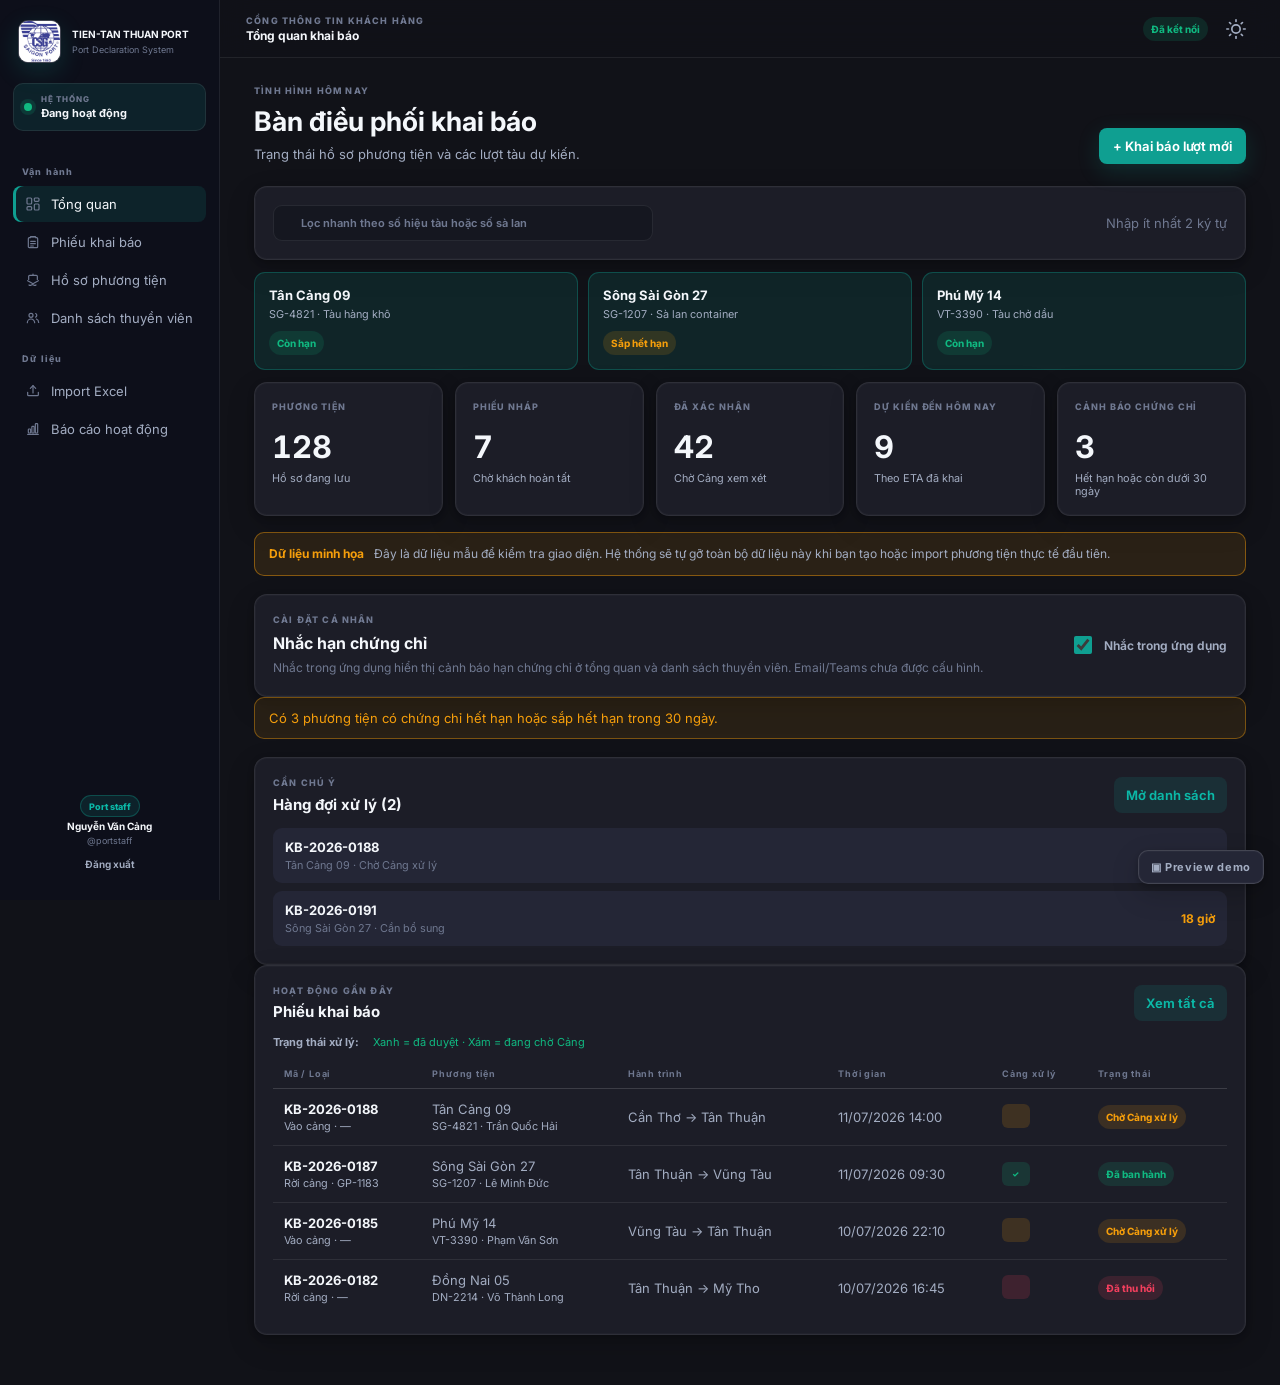
<file: frontend/preview.html>
<!doctype html>
<html lang="vi" data-theme="dark" data-accent="teal">
<head>
  <meta charset="utf-8">
  <meta name="viewport" content="width=device-width, initial-scale=1">
  <title>Preview · Quản lý Salan (demo dữ liệu mẫu)</title>
  <link rel="preconnect" href="https://fonts.googleapis.com">
  <link rel="preconnect" href="https://fonts.gstatic.com" crossorigin>
  <link href="https://fonts.googleapis.com/css2?family=Inter:wght@400;500;600;700&display=swap" rel="stylesheet">
  <link rel="stylesheet" href="styles.css?v=1.1.3">
  <style>
    /* Demo-only chrome (NOT part of the real app) */
    .demo-bar { position: fixed; right: 16px; bottom: 16px; z-index: 200; display: flex; flex-direction: column; gap: 8px; width: 210px; padding: 10px; border: 1px solid var(--cvf-border-strong); border-radius: 12px; background: var(--cvf-surface-elevated); box-shadow: var(--cvf-shadow-lg); }
    .demo-bar.collapsed { width: auto; padding: 0; border: 0; background: transparent; box-shadow: none; }
    .demo-bar.collapsed .demo-body { display: none; }
    .demo-toggle { min-height: 34px; padding: 0 12px; border: 1px solid var(--cvf-border-strong); border-radius: 10px; background: var(--cvf-surface-elevated); color: var(--cvf-text-secondary); font-size: 11px; font-weight: 700; letter-spacing: .06em; cursor: pointer; box-shadow: var(--cvf-shadow-sm); }
    .demo-toggle:hover { color: var(--cvf-text-primary); border-color: var(--cvf-accent-border); }
    .demo-body { display: grid; gap: 8px; }
    .demo-body button { min-height: 30px; padding: 0 10px; border: 1px solid var(--cvf-border-strong); border-radius: 8px; background: var(--cvf-surface); color: var(--cvf-text-secondary); font-size: 12px; font-weight: 600; cursor: pointer; }
    .demo-body button:hover { border-color: var(--cvf-accent-border); color: var(--cvf-text-primary); }
  </style>
</head>
<body>
  <a class="skip-link" href="#main-content">Bỏ qua điều hướng, đến nội dung chính</a>
  <div class="app-shell">
    <aside class="sidebar" aria-label="Điều hướng chính">
      <a class="brand" href="#dashboard" aria-label="Về tổng quan TIEN-TAN THUAN PORT">
        <span class="brand-logo-frame"><img src="assets/csg-logo.jpg" alt="CSG Saigon Port logo"></span>
        <span class="brand-copy"><strong>TIEN-TAN THUAN PORT</strong><small>Port Declaration System</small></span>
      </a>
      <div class="workspace-chip"><span class="status-dot"></span><span><small>HỆ THỐNG</small><strong>Đang hoạt động</strong></span></div>
      <nav class="primary-nav">
        <p class="nav-label">Vận hành</p>
        <a href="#dashboard" data-route="dashboard" class="active"><span><svg viewBox="0 0 24 24" fill="none" stroke="currentColor" stroke-width="1.8" stroke-linecap="round" stroke-linejoin="round" aria-hidden="true"><rect x="3" y="3" width="7" height="9" rx="1.5"></rect><rect x="14" y="3" width="7" height="5" rx="1.5"></rect><rect x="14" y="12" width="7" height="9" rx="1.5"></rect><rect x="3" y="16" width="7" height="5" rx="1.5"></rect></svg></span>Tổng quan</a>
        <a href="#declarations" data-route="declarations"><span><svg viewBox="0 0 24 24" fill="none" stroke="currentColor" stroke-width="1.8" stroke-linecap="round" stroke-linejoin="round" aria-hidden="true"><path d="M9 4h6a1 1 0 0 1 1 1v.5h1.5A1.5 1.5 0 0 1 19 7v12a1.5 1.5 0 0 1-1.5 1.5h-11A1.5 1.5 0 0 1 5 19V7a1.5 1.5 0 0 1 1.5-1.5H8V5a1 1 0 0 1 1-1z"></path><path d="M9 4.5h6"></path><path d="M8.5 11h7M8.5 14.5h7M8.5 18h4"></path></svg></span>Phiếu khai báo</a>
        <a href="#vessels" data-route="vessels"><span><svg viewBox="0 0 24 24" fill="none" stroke="currentColor" stroke-width="1.8" stroke-linecap="round" stroke-linejoin="round" aria-hidden="true"><path d="M4 13l7.4 4.2a1.2 1.2 0 0 0 1.2 0L20 13"></path><path d="M5.5 11.2V6.5a1.5 1.5 0 0 1 1.5-1.5h10a1.5 1.5 0 0 1 1.5 1.5v4.7"></path><path d="M12 5V3"></path><path d="M6 19.5c1.2.8 2.3.8 3.5 0s2.3-.8 3.5 0 2.3.8 3.5 0"></path></svg></span>Hồ sơ phương tiện</a>
        <a href="#crew" data-route="crew"><span><svg viewBox="0 0 24 24" fill="none" stroke="currentColor" stroke-width="1.8" stroke-linecap="round" stroke-linejoin="round" aria-hidden="true"><circle cx="9" cy="8" r="3"></circle><path d="M3.5 19a5.5 5.5 0 0 1 11 0"></path><path d="M16 5.3a3 3 0 0 1 0 5.4"></path><path d="M17 13.5a5.5 5.5 0 0 1 3.5 5.1"></path></svg></span>Danh sách thuyền viên</a>
      </nav>
      <nav class="data-nav" aria-label="Dữ liệu và báo cáo">
        <p class="nav-label">Dữ liệu</p>
        <a href="#import" data-route="import"><span><svg viewBox="0 0 24 24" fill="none" stroke="currentColor" stroke-width="1.8" stroke-linecap="round" stroke-linejoin="round" aria-hidden="true"><path d="M12 15V4"></path><path d="M8 8l4-4 4 4"></path><path d="M4 14v3.5A1.5 1.5 0 0 0 5.5 19h13a1.5 1.5 0 0 0 1.5-1.5V14"></path></svg></span>Import Excel</a>
        <a href="#reports" data-route="reports"><span><svg viewBox="0 0 24 24" fill="none" stroke="currentColor" stroke-width="1.8" stroke-linecap="round" stroke-linejoin="round" aria-hidden="true"><path d="M4 20h16"></path><rect x="5" y="12" width="3.5" height="6" rx="1"></rect><rect x="10.25" y="8" width="3.5" height="10" rx="1"></rect><rect x="15.5" y="4" width="3.5" height="14" rx="1"></rect></svg></span>Báo cáo hoạt động</a>
      </nav>
      <div class="sidebar-footer">
        <div class="sidebar-user">
          <span id="user-display" class="sidebar-user-name"><span class="role-pill">Port staff</span><strong>Nguyễn Văn Cảng</strong><small>@portstaff</small></span>
          <button id="logout-button" class="ghost-button sidebar-logout">Đăng xuất</button>
        </div>
      </div>
    </aside>

    <div class="main-column">
      <header class="topbar">
        <button id="menu-toggle" class="icon-button mobile-only" aria-label="Mở menu">☰</button>
        <div><span class="eyebrow">CỔNG THÔNG TIN KHÁCH HÀNG</span><strong id="page-context" role="status" aria-live="polite">Tổng quan khai báo</strong></div>
        <div class="topbar-actions">
          <span id="api-state" class="state-badge ok">Đã kết nối</span>
          <button id="theme-toggle" class="icon-button theme-btn" type="button" aria-label="Toggle theme" title="Chuyển giao diện">
            <svg class="sun-icon" viewBox="0 0 24 24" width="20" height="20" fill="none" stroke="currentColor" stroke-width="2" stroke-linecap="round" stroke-linejoin="round"><circle cx="12" cy="12" r="5"></circle><line x1="12" y1="1" x2="12" y2="3"></line><line x1="12" y1="21" x2="12" y2="23"></line><line x1="4.22" y1="4.22" x2="5.64" y2="5.64"></line><line x1="18.36" y1="18.36" x2="19.78" y2="19.78"></line><line x1="1" y1="12" x2="3" y2="12"></line><line x1="21" y1="12" x2="23" y2="12"></line><line x1="4.22" y1="19.78" x2="5.64" y2="18.36"></line><line x1="18.36" y1="5.64" x2="19.78" y2="4.22"></line></svg>
            <svg class="moon-icon" viewBox="0 0 24 24" width="20" height="20" fill="none" stroke="currentColor" stroke-width="2" stroke-linecap="round" stroke-linejoin="round"><path d="M21 12.79A9 9 0 1 1 11.21 3 7 7 0 0 0 21 12.79z"></path></svg>
          </button>
        </div>
      </header>

      <main id="main-content" tabindex="-1" aria-busy="false">
        <!-- DASHBOARD -->
        <section class="page active" data-page="dashboard">
          <div class="page-heading"><div><p class="eyebrow">TÌNH HÌNH HÔM NAY</p><h1>Bàn điều phối khai báo</h1><p>Trạng thái hồ sơ phương tiện và các lượt tàu dự kiến.</p></div><button class="primary-button" data-action="new-declaration">+ Khai báo lượt mới</button></div>
          <section class="dashboard-search panel"><label class="search"><span><svg viewBox="0 0 24 24" fill="none" stroke="currentColor" stroke-width="1.8" stroke-linecap="round" stroke-linejoin="round" aria-hidden="true"><circle cx="10.5" cy="10.5" r="6.5"></circle><path d="M20 20l-4.8-4.8"></path></svg></span><input id="dashboard-vessel-search" placeholder="Lọc nhanh theo số hiệu tàu hoặc số sà lan"></label><span class="muted">Nhập ít nhất 2 ký tự</span></section>
          <div id="dashboard-search-results" class="search-card-grid">
            <article class="search-result-card"><strong>Tân Cảng 09</strong><small>SG-4821 · Tàu hàng khô</small><span class="table-badge submitted">Còn hạn</span></article>
            <article class="search-result-card"><strong>Sông Sài Gòn 27</strong><small>SG-1207 · Sà lan container</small><span class="table-badge draft">Sắp hết hạn</span></article>
            <article class="search-result-card"><strong>Phú Mỹ 14</strong><small>VT-3390 · Tàu chở dầu</small><span class="table-badge submitted">Còn hạn</span></article>
          </div>
          <div id="stats" class="stat-grid" aria-live="polite">
            <article class="stat-card"><p>PHƯƠNG TIỆN</p><strong>128</strong><small>Hồ sơ đang lưu</small></article>
            <article class="stat-card"><p>PHIẾU NHÁP</p><strong>7</strong><small>Chờ khách hoàn tất</small></article>
            <article class="stat-card"><p>ĐÃ XÁC NHẬN</p><strong>42</strong><small>Chờ Cảng xem xét</small></article>
            <article class="stat-card"><p>DỰ KIẾN ĐẾN HÔM NAY</p><strong>9</strong><small>Theo ETA đã khai</small></article>
            <article class="stat-card"><p>CẢNH BÁO CHỨNG CHỈ</p><strong>3</strong><small>Hết hạn hoặc còn dưới 30 ngày</small></article>
          </div>
          <section class="demo-data-notice" role="status"><strong>Dữ liệu minh họa</strong><span>Đây là dữ liệu mẫu để kiểm tra giao diện. Hệ thống sẽ tự gỡ toàn bộ dữ liệu này khi bạn tạo hoặc import phương tiện thực tế đầu tiên.</span></section>
          <section class="panel preference-panel"><div><p class="eyebrow">CÀI ĐẶT CÁ NHÂN</p><h2>Nhắc hạn chứng chỉ</h2><p>Nhắc trong ứng dụng hiển thị cảnh báo hạn chứng chỉ ở tổng quan và danh sách thuyền viên. Email/Teams chưa được cấu hình.</p></div><label class="toggle-label"><input type="checkbox" checked><span>Nhắc trong ứng dụng</span></label></section>
          <div class="warning-strip visible" role="status">Có 3 phương tiện có chứng chỉ hết hạn hoặc sắp hết hạn trong 30 ngày.</div>
          <section class="panel attention-queue"><div class="panel-header"><div><p class="eyebrow">CẦN CHÚ Ý</p><h2>Hàng đợi xử lý (2)</h2></div><button class="soft-button" type="button">Mở danh sách</button></div><div class="attention-list">
            <article><div><strong>KB-2026-0188</strong><small>Tân Cảng 09 · Chờ Cảng xử lý</small></div><span>6 giờ</span></article>
            <article><div><strong>KB-2026-0191</strong><small>Sông Sài Gòn 27 · Cần bổ sung</small></div><span>18 giờ</span></article>
          </div></section>
          <div class="content-grid">
            <section class="panel"><div class="panel-header"><div><p class="eyebrow">HOẠT ĐỘNG GẦN ĐÂY</p><h2>Phiếu khai báo</h2></div><button class="soft-button">Xem tất cả</button></div><div class="table-wrap" data-recent></div></section>
          </div>
        </section>

        <!-- VESSELS -->
        <section class="page" data-page="vessels">
          <div class="page-heading"><div><p class="eyebrow">DANH MỤC DÙNG LẠI</p><h1>Hồ sơ phương tiện</h1><p>Khai một lần, chọn lại cho những lượt đến cảng sau.</p></div><button class="primary-button">+ Thêm phương tiện</button></div>
          <section class="panel"><div class="filter-bar"><label class="search"><span><svg viewBox="0 0 24 24" fill="none" stroke="currentColor" stroke-width="1.8" stroke-linecap="round" stroke-linejoin="round" aria-hidden="true"><circle cx="10.5" cy="10.5" r="6.5"></circle><path d="M20 20l-4.8-4.8"></path></svg></span><input placeholder="Tìm tên tàu hoặc số đăng ký"></label><span class="muted">128 phương tiện</span></div><div class="table-wrap" data-vessels></div></section>
        </section>

        <!-- DECLARATIONS -->
        <section class="page" data-page="declarations">
          <div class="page-heading"><div><p class="eyebrow">MỖI PHƯƠNG TIỆN / MỖI LƯỢT</p><h1>Điều phối phiếu vào, rời cảng</h1><p>Theo dõi khai báo, phản hồi của Cảng và lịch sử xử lý.</p></div><button class="primary-button" data-action="new-declaration">+ Tạo phiếu</button></div>
          <section class="panel advanced-filter"><label>Tàu / số đăng ký<input placeholder="Ví dụ: SG-1234"></label><label>Loại phiếu<select><option>Tất cả</option><option>Vào cảng</option><option>Rời cảng</option></select></label><label>Trạng thái<select><option>Tất cả</option><option>Chờ Cảng xử lý</option><option>Cần bổ sung</option><option>Đã duyệt</option></select></label><label>Thuyền trưởng<input placeholder="Họ tên"></label><label>Từ ngày<input type="date"></label><label>Đến ngày<input type="date"></label><button class="ghost-button">Đặt lại</button><span class="muted">42 phiếu</span></section>
          <section class="panel"><div class="table-wrap" data-declarations></div><div class="pagination" aria-label="Phân trang"><span>Trang 1/3</span><button type="button" disabled>Trước</button><button type="button">Sau</button></div></section>
        </section>

        <!-- CREW -->
        <section class="page" data-page="crew">
          <div class="page-heading"><div><p class="eyebrow">THUYỀN VIÊN / CHỨNG CHỈ</p><h1>Danh sách thuyền viên</h1><p>Quản lý thuyền trưởng, thuyền viên và hạn chứng chỉ chuyên môn.</p></div><button class="primary-button">+ Thêm thuyền viên</button></div>
          <div class="warning-strip visible">2 chứng chỉ đã hết hạn hoặc sẽ hết hạn trong 30 ngày. Cần rà soát trước khi phân công chuyến.</div>
          <section class="panel"><div class="filter-bar"><label class="search"><span><svg viewBox="0 0 24 24" fill="none" stroke="currentColor" stroke-width="1.8" stroke-linecap="round" stroke-linejoin="round" aria-hidden="true"><circle cx="10.5" cy="10.5" r="6.5"></circle><path d="M20 20l-4.8-4.8"></path></svg></span><input placeholder="Tìm họ tên, chức danh hoặc số chứng chỉ"></label><span class="muted">36 người</span></div><div class="table-wrap" data-crew></div></section>
        </section>

        <!-- IMPORT -->
        <section class="page" data-page="import">
          <div class="page-heading"><div><p class="eyebrow">NHẬP DỮ LIỆU CÓ KIỂM SOÁT</p><h1>Import biểu mẫu Excel</h1><p>Hệ thống tự nhận diện sheet, hàng tiêu đề và tên cột; file mẫu vẫn được hỗ trợ.</p></div></div>
          <div class="import-grid">
            <section class="panel upload-card"><span class="upload-icon"><svg viewBox="0 0 24 24" fill="none" stroke="currentColor" stroke-width="1.7" stroke-linecap="round" stroke-linejoin="round" aria-hidden="true"><path d="M3 14l8 4.4a2 2 0 0 0 2 0L21 14"></path><path d="M5 12V6.5A1.5 1.5 0 0 1 6.5 5h11A1.5 1.5 0 0 1 19 6.5V12"></path><path d="M12 5V2.5"></path></svg></span><h2>Hồ sơ phương tiện</h2><p>Nhập file có đủ Tên phương tiện, Số đăng ký, Loại và Cấp phương tiện; không bắt buộc đúng tên sheet.</p><label class="file-button">Chọn file<input type="file" accept=".xlsx"></label></section>
            <section class="panel upload-card"><span class="upload-icon"><svg viewBox="0 0 24 24" fill="none" stroke="currentColor" stroke-width="1.7" stroke-linecap="round" stroke-linejoin="round" aria-hidden="true"><path d="M7 3.5h6.5L18 8v11.5A1.5 1.5 0 0 1 16.5 21h-9A1.5 1.5 0 0 1 6 19.5v-14A1.5 1.5 0 0 1 7 3.5z"></path><path d="M13 3.5V8h5"></path><path d="M9 12.5h6M9 15.5h6M9 18h3.5"></path></svg></span><h2>Phiếu khai báo</h2><p>Nhập một lượt từ <code>Phieu_khai_bao_PTTND_truoc_khi_den_cang.xlsx</code>.</p><label class="file-button">Chọn file<input type="file" accept=".xlsx"></label></section>
          </div>
          <section class="panel"><div class="panel-header"><div><p class="eyebrow">NHẬT KÝ IMPORT</p><h2>Kết quả gần nhất</h2></div></div><div class="empty-state"><div><strong>Chưa có file nào được import</strong><p>Chọn một file mẫu Excel để bắt đầu map dữ liệu trong phiên này.</p></div></div></section>
        </section>

        <!-- REPORTS -->
        <section class="page" data-page="reports">
          <div class="page-heading"><div><p class="eyebrow">BÁO CÁO ĐỊNH KỲ</p><h1>Biểu mẫu hoạt động cảng</h1><p>Dữ liệu được tổng hợp từ các phiếu đã xác nhận gửi trong kỳ.</p></div></div>
          <section class="panel report-analytics"><div class="panel-header"><div><p class="eyebrow">THỐNG KÊ SẢN LƯỢNG</p><h2 id="analytics-title">Tổng hợp theo tháng</h2></div><div class="segmented period-switch"><button data-period="week">Tuần</button><button data-period="month" class="active">Tháng</button><button data-period="quarter">Quý</button><button data-period="year">Năm</button></div></div>
            <div class="kpi-grid" id="kpi-grid"></div>
            <div class="analytics-split">
              <div class="trend-card"><div class="trend-head"><strong id="trend-title">Lượt tàu theo tháng</strong><span class="muted" id="trend-sub">2026</span></div><div class="trend-chart" id="trend-chart"></div><div class="trend-legend"><span><i class="dot-cur"></i>Kỳ này</span><span><i class="dot-prev"></i>Cùng kỳ năm trước</span></div></div>
              <div class="compare-card"><div class="compare-head"><strong>So sánh cùng kỳ</strong><span class="muted" id="compare-sub">Tháng này vs cùng kỳ 2025</span></div><table><thead><tr><th>Chỉ tiêu</th><th>Kỳ này</th><th>Cùng kỳ</th><th>+/-</th></tr></thead><tbody id="compare-body"></tbody></table></div>
            </div>
          </section>
          <section class="panel report-filter"><label>Từ ngày<input type="date"></label><label>Đến ngày<input type="date"></label><p><span class="info-dot">i</span> Chỉ phiếu ở trạng thái <strong>Đã duyệt</strong> được đưa vào báo cáo.</p></section>
          <div class="report-grid">
            <article class="panel report-card"><span>PL.01</span><h2>Kế hoạch hoạt động PTTND</h2><p>Kế hoạch theo ngày, vị trí đến/rời, hàng hóa và thuyền trưởng.</p><button class="outline-button">Xuất Excel</button></article>
            <article class="panel report-card"><span>PL.02</span><h2>Khối lượng hàng hóa, lượt tàu</h2><p>Tổng hợp kỳ báo cáo theo nhóm hàng, TEU, lượt tàu và hành khách.</p><button class="outline-button">Xuất Excel</button></article>
            <article class="panel report-card"><span>PL.03</span><h2>Chi tiết phương tiện ra, vào cảng</h2><p>Danh sách từng lượt cùng hành trình và phân loại hàng hóa.</p><button class="outline-button">Xuất Excel</button></article>
          </div>
          <section class="panel integration-panel"><div><p class="eyebrow">KẾT NỐI DỮ LIỆU BÊN NGOÀI</p><h2>Chuẩn bị luồng tích hợp API</h2><p>Adapter chỉ chuẩn bị payload, chưa thực hiện kết nối mạng cho đến khi có endpoint, xác thực và phê duyệt chính thức.</p><div class="integration-readiness"><span><b>Payload</b>Sẵn sàng chuẩn bị</span><span><b>Endpoint</b>Chờ đặc tả</span><span><b>Xác thực</b>Chờ cấu hình</span></div></div><div class="integration-state"><span class="state-badge pending">Chưa cấu hình</span><button class="primary-button">Chuẩn bị gói đồng bộ</button></div><div class="table-wrap span-full" data-sync></div></section>
        </section>
      </main>
    </div>
  </div>

  <!-- DECLARATION MODAL (contract markup, prefilled demo) -->
  <dialog id="declaration-dialog" class="modal wide"><form onsubmit="return false"><div class="modal-header sticky"><div><p class="eyebrow">PHIẾU KHAI BÁO PTTND</p><h2>Tạo lượt đến cảng</h2></div><div class="draft-state"><span>●</span> Nháp cục bộ · chưa gửi</div><button type="button" class="icon-button" data-close-dialog="declaration-dialog" aria-label="Đóng">×</button></div>
    <div>
      <section class="form-section"><h3>A. Thông tin chung và phương tiện</h3><div class="section-grid">
        <label>* Loại phiếu<select><option>Vào cảng</option><option>Rời cảng</option></select></label>
        <label class="wide-field">* Tên doanh nghiệp / Đại lý<input value="Công ty TNHH Vận tải Sông Sài Gòn"></label>
        <label>* Ngày khai báo<input type="date" value="2026-07-11"></label>
        <label>* Chọn hồ sơ phương tiện<select><option>Tân Cảng 09 — SG-4821</option></select></label>
        <label>* Tên phương tiện<input value="Tân Cảng 09"></label>
        <label>* Số đăng ký<input value="SG-4821"></label>
        <label>Chiều dài (m)<input type="number" value="79.8"></label>
        <label>Trọng tải toàn phần<input type="number" value="2400"></label>
      </div></section>
      <section class="form-section"><h3>C. Hàng hóa dỡ tại cảng</h3><div class="section-grid">
        <label>Loại hàng<select><option>Container</option></select></label>
        <label>Loại hình<select><option>Nhập khẩu</option></select></label>
        <label class="wide-field">Tên hàng<input value="Hàng bách hóa đóng container"></label>
        <label>20 ft có hàng<input type="number" value="18"></label>
        <label>40 ft có hàng<input type="number" value="24"></label>
        <label>Tổng container<input class="derived" value="42" readonly></label>
        <label>Quy đổi TEU<input class="derived" value="66" readonly></label>
        <label>Khối lượng (tấn)<input type="number" value="612"></label>
      </div></section>
      <section class="form-section"><h3>F. Liên hệ và file đính kèm</h3><div class="section-grid">
        <label>* Họ tên thuyền trưởng<input value="Trần Quốc Hải"></label>
        <label>* Số điện thoại thuyền trưởng<input value="0903 555 214"></label>
        <label class="attachment-field wide-field">Đính kèm hình ảnh / PDF / Word / Excel<input type="file" multiple><small>Mỗi file tối đa 12 MB. File được lưu cùng phiếu khai báo.</small></label>
      </div></section>
    </div>
    <div class="review-strip"><div><strong>Kiểm tra trước khi xác nhận</strong><p>Dấu * là bắt buộc. Sau khi gửi, Cảng sẽ xem xét và phản hồi.</p></div><div><button type="button" class="outline-button">Lưu nháp</button><button type="button" class="primary-button">Xác nhận & gửi</button></div></div>
  </form></dialog>

  <!-- WORKFLOW MODAL -->
  <dialog id="workflow-dialog" class="modal wide"><div class="modal-header"><div><p class="eyebrow">HỒ SƠ VÀ DẤU VẾT XỬ LÝ</p><h2>KB-2026-0188 · Tân Cảng 09</h2></div><button type="button" class="icon-button" data-close-dialog="workflow-dialog" aria-label="Đóng">×</button></div>
    <div class="workflow-summary"><article><small>LOẠI PHIẾU</small><strong>Vào cảng</strong></article><article><small>TRẠNG THÁI</small><strong>Chờ Cảng xử lý</strong></article><article><small>PHẢN HỒI</small><strong>Chưa có</strong></article><article><small>XỬ LÝ</small><span class="approval-dots"><span class="approval" title="Nhân viên Cảng đang xem xét"></span></span></article></div>
    <div class="timeline">
      <article><span></span><div><strong>Chờ Cảng xử lý · Trần Quốc Hải</strong><small>Khách hàng / Chủ phương tiện · 11/07/2026 08:12</small><p>Khách hàng xác nhận gửi phiếu khai báo lượt vào cảng.</p></div></article>
      <article><span></span><div><strong>Đã duyệt · Nguyễn Văn Cảng</strong><small>Nhân viên Cảng · 11/07/2026 09:40</small><p>Nhân viên Cảng đã đối chiếu và duyệt hồ sơ.</p></div></article>
    </div>
    <form class="workflow-form" onsubmit="return false"><label>Thao tác<select><option>Chọn</option><option>Xác nhận duyệt</option><option>Yêu cầu bổ sung</option></select></label><label class="span-full">Ghi chú / lý do<textarea placeholder="Bắt buộc nêu lý do khi yêu cầu bổ sung"></textarea></label><button class="primary-button" type="button">Gửi phản hồi</button></form>
  </dialog>

  <!-- LOGIN DIALOG -->
  <dialog id="login-dialog" class="modal login-dialog" aria-labelledby="login-title">
    <form onsubmit="return false">
      <div class="login-hero">
        <span class="login-logo-frame"><img src="assets/csg-logo.jpg" alt="Cảng Sài Gòn"></span>
        <p class="eyebrow">CỔNG THÔNG TIN VẬN HÀNH</p>
        <h2 id="login-title">Cảng Tân Thuận</h2>
        <p>Đăng nhập để quản lý khai báo, phương tiện và phản hồi của Cảng.</p>
      </div>
      <div class="login-form-content">
        <label>Tên đăng nhập<input type="text" placeholder="Nhập tên đăng nhập"></label>
        <label>Mật khẩu<input type="password" placeholder="Nhập mật khẩu"></label>
        <button type="button" class="primary-button full login-submit">Đăng nhập vào hệ thống <span aria-hidden="true">→</span></button>
        <p class="login-security-note">Phiên đăng nhập được bảo vệ và mọi thao tác quan trọng đều được ghi nhận.</p>
      </div>
    </form>
  </dialog>

  <div id="toast-region" class="toast-region" role="status" aria-live="polite" aria-atomic="true"></div>

  <div class="demo-bar collapsed" id="demo-bar">
    <button class="demo-toggle" id="demo-toggle" type="button">▣ Preview demo</button>
    <div class="demo-body">
      <button data-open="declaration-dialog">Modal phiếu</button>
      <button data-open="workflow-dialog">Workflow</button>
      <button data-open="login-dialog">Login</button>
      <button id="demo-theme">Dark / Light</button>
    </div>
  </div>

  <script>
    const A = '<span class="approval approved" title="Đã duyệt">$L ✓</span>';
    function dot(state, label) {
      const cls = state === 'approved' ? 'approval approved' : state === 'rejected' ? 'approval rejected' : 'approval';
      return `<span class="${cls}">${label}${state === 'approved' ? ' ✓' : ''}</span>`;
    }
    const legend = '<div class="approval-legend"><strong>Trạng thái xử lý:</strong><span class="approval-legend-state">Xanh = đã duyệt · Xám = đang chờ Cảng</span></div>';

    const declRows = [
      ['KB-2026-0188','Vào cảng · —','Tân Cảng 09','SG-4821 · Trần Quốc Hải','Cần Thơ → Tân Thuận','11/07/2026 14:00',['pending'],'draft','Chờ Cảng xử lý'],
      ['KB-2026-0187','Rời cảng · GP-1183','Sông Sài Gòn 27','SG-1207 · Lê Minh Đức','Tân Thuận → Vũng Tàu','11/07/2026 09:30',['approved','approved','approved'],'submitted','Đã ban hành'],
      ['KB-2026-0185','Vào cảng · —','Phú Mỹ 14','VT-3390 · Phạm Văn Sơn','Vũng Tàu → Tân Thuận','10/07/2026 22:10',['pending'],'draft','Chờ Cảng xử lý'],
      ['KB-2026-0182','Rời cảng · —','Đồng Nai 05','DN-2214 · Võ Thành Long','Tân Thuận → Mỹ Tho','10/07/2026 16:45',['rejected','pending','pending'],'danger','Đã thu hồi'],
    ];
    function declTable(editable) {
      return legend + '<table class="data-table responsive-table"><thead><tr><th>Mã / Loại</th><th>Phương tiện</th><th>Hành trình</th><th>Thời gian</th><th class="approval-heading">Cảng xử lý</th><th>Trạng thái</th>' + (editable ? '<th></th>' : '') + '</tr></thead><tbody>' +
        declRows.map(r => `<tr><td data-label="Mã / Loại"><strong>${r[0]}</strong><br><small>${r[1]}</small></td><td data-label="Phương tiện">${r[2]}<br><small>${r[3]}</small></td><td data-label="Hành trình">${r[4]}</td><td data-label="Thời gian">${r[5]}</td><td data-label="Cảng xử lý"><span class="approval-dots">${dot(r[6][0],'')}</span></td><td data-label="Trạng thái"><span class="table-badge ${r[7]}">${r[8]}</span></td>${editable ? '<td data-label="Thao tác"><button>Mở phiếu</button> · <button>Chi tiết</button></td>' : ''}</tr>`).join('') +
        '</tbody></table>';
    }
    document.querySelector('[data-recent]').innerHTML = declTable(false);
    document.querySelector('[data-declarations]').innerHTML = declTable(true);

    const vesselRows = [
      ['Tân Cảng 09','Cty Vận tải Sông Sài Gòn','SG-4821','Tàu hàng khô / SB','2.400 tấn','submitted','Còn hạn','30/09/2027'],
      ['Sông Sài Gòn 27','Cty CP Logistics Miền Nam','SG-1207','Sà lan container / SB','1.150 tấn','draft','Sắp hết hạn','02/08/2026'],
      ['Phú Mỹ 14','DNTN Phú Mỹ','VT-3390','Tàu chở dầu / VR-SI','3.800 tấn','submitted','Còn hạn','14/03/2028'],
    ];
    document.querySelector('[data-vessels]').innerHTML = '<table class="data-table responsive-table"><thead><tr><th>Phương tiện</th><th>Số đăng ký</th><th>Loại / Cấp</th><th>Trọng tải</th><th>Đăng kiểm</th><th></th></tr></thead><tbody>' +
      vesselRows.map(v => `<tr><td data-label="Phương tiện"><strong>${v[0]}</strong><br><small>${v[1]}</small></td><td data-label="Số đăng ký">${v[2]}</td><td data-label="Loại / Cấp">${v[3]}</td><td data-label="Trọng tải">${v[4]}</td><td data-label="Đăng kiểm"><span class="table-badge ${v[5]}">${v[6]}</span><br><small>${v[7]}</small></td><td data-label="Thao tác"><button>Đối soát</button> · <button>Chỉnh sửa</button></td></tr>`).join('') +
      '</tbody></table>';

    const crewRows = [
      ['Trần Quốc Hải','0903 555 214','Thuyền trưởng','Tân Cảng 09','SG-4821','GCNKNCM hạng nhất','TT-01824','submitted','Còn hạn','12/11/2027'],
      ['Lê Minh Đức','0912 448 903','Máy trưởng','Sông Sài Gòn 27','SG-1207','GCNKNCM máy hạng nhì','MT-00937','draft','Sắp hết hạn','28/07/2026'],
      ['Phạm Văn Sơn','0977 210 664','Thuyền phó','Chưa phân công','','Chứng chỉ thủy thủ','TP-02201','draft','Đã hết hạn','01/06/2026'],
    ];
    document.querySelector('[data-crew]').innerHTML = '<table class="data-table responsive-table"><thead><tr><th>Họ tên</th><th>Chức danh</th><th>Phương tiện</th><th>Chứng chỉ</th><th>Hạn</th><th></th></tr></thead><tbody>' +
      crewRows.map(c => `<tr><td data-label="Họ tên"><strong>${c[0]}</strong><br><small>${c[1]}</small></td><td data-label="Chức danh">${c[2]}</td><td data-label="Phương tiện">${c[3]}<br><small>${c[4]}</small></td><td data-label="Chứng chỉ">${c[5]}<br><small>${c[6]}</small></td><td data-label="Hạn"><span class="table-badge ${c[7]}">${c[8]}</span><br><small>${c[9]}</small></td><td data-label="Thao tác"><button>Chỉnh sửa</button></td></tr>`).join('') +
      '</tbody></table>';

    document.querySelector('[data-sync]').innerHTML = '<div class="empty-state"><div><strong>Chưa có gói đồng bộ</strong><p>Chọn kỳ báo cáo và chuẩn bị payload để kiểm tra trước khi kết nối API chính thức.</p></div></div>';

    // ---- Report analytics (demo data) ----
    const fmt = n => n.toLocaleString('vi-VN');
    const periods = {
      week: {
        title: 'Tổng hợp theo tuần', trendTitle: 'Lượt tàu theo ngày', trendSub: 'Tuần này', compareSub: 'Tuần này vs tuần trước',
        kpis: [['Lượt tàu',86,79],['Khối lượng (tấn)',24180,22540],['TEU',3120,3260],['Hành khách',410,388]],
        labels: ['T2','T3','T4','T5','T6','T7','CN'], cur: [12,15,11,14,16,13,5], prev: [10,13,12,12,14,11,7]
      },
      month: {
        title: 'Tổng hợp theo tháng', trendTitle: 'Lượt tàu theo tháng', trendSub: '2026', compareSub: 'Tháng này vs cùng kỳ 2025',
        kpis: [['Lượt tàu',384,342],['Khối lượng (tấn)',108600,99200],['TEU',14280,13010],['Hành khách',1820,1960]],
        labels: ['T1','T2','T3','T4','T5','T6','T7'], cur: [52,58,61,55,67,71,63], prev: [48,50,54,52,59,60,58]
      },
      quarter: {
        title: 'Tổng hợp theo quý', trendTitle: 'Lượt tàu theo quý', trendSub: '2026', compareSub: 'Quý này vs cùng kỳ 2025',
        kpis: [['Lượt tàu',1156,1042],['Khối lượng (tấn)',321400,298700],['TEU',42600,39800],['Hành khách',5480,5720]],
        labels: ['Q1','Q2','Q3','Q4'], cur: [1156,1210,1090,0], prev: [1042,1120,1180,1205]
      },
      year: {
        title: 'Tổng hợp theo năm', trendTitle: 'Lượt tàu theo năm', trendSub: '2020–2026', compareSub: 'Năm nay vs năm trước',
        kpis: [['Lượt tàu',4562,4218],['Khối lượng (tấn)',1284000,1192000],['TEU',168400,151200],['Hành khách',22140,23050]],
        labels: ['2021','2022','2023','2024','2025','2026'], cur: [3680,3920,4100,4320,4218,4562], prev: [3500,3680,3920,4100,4320,4218]
      }
    };
    function delta(cur, prev) { const d = prev ? ((cur - prev) / prev) * 100 : 0; const up = d >= 0; return {up, txt: (up ? '▲ ' : '▼ ') + Math.abs(d).toFixed(1).replace('.', ',') + '%'}; }
    function renderAnalytics(key) {
      const p = periods[key];
      document.getElementById('analytics-title').textContent = p.title;
      document.getElementById('trend-title').textContent = p.trendTitle;
      document.getElementById('trend-sub').textContent = p.trendSub;
      document.getElementById('compare-sub').textContent = p.compareSub;
      document.getElementById('kpi-grid').innerHTML = p.kpis.map(k => { const dl = delta(k[1], k[2]); return `<article class="kpi-card"><p>${k[0].toUpperCase()}</p><div class="kpi-value"><strong>${fmt(k[1])}</strong><span class="kpi-delta ${dl.up ? 'up' : 'down'}">${dl.txt}</span></div><small>Cùng kỳ: ${fmt(k[2])}</small></article>`; }).join('');
      const max = Math.max(...p.cur, ...p.prev) || 1;
      document.getElementById('trend-chart').innerHTML = p.labels.map((lb, i) => `<div class="trend-col"><div class="trend-bars"><span class="trend-bar cur" style="height:${Math.round(p.cur[i] / max * 100)}%"></span><span class="trend-bar prev" style="height:${Math.round(p.prev[i] / max * 100)}%"></span></div><small>${lb}</small></div>`).join('');
      document.getElementById('compare-body').innerHTML = p.kpis.map(k => { const dl = delta(k[1], k[2]); return `<tr><td>${k[0]}</td><td>${fmt(k[1])}</td><td>${fmt(k[2])}</td><td class="compare-delta ${dl.up ? 'up' : 'down'}">${dl.txt}</td></tr>`; }).join('');
    }
    renderAnalytics('month');
    document.querySelectorAll('.period-switch button').forEach(b => b.onclick = () => {
      document.querySelectorAll('.period-switch button').forEach(x => x.classList.toggle('active', x === b));
      renderAnalytics(b.dataset.period);
    });

    // Demo bar collapse
    document.getElementById('demo-toggle').onclick = () => document.getElementById('demo-bar').classList.toggle('collapsed');

    // Nav switching
    document.querySelectorAll('nav a').forEach(a => a.addEventListener('click', e => {
      e.preventDefault();
      const route = a.dataset.route;
      document.querySelectorAll('.page').forEach(p => p.classList.toggle('active', p.dataset.page === route));
      document.querySelectorAll('nav a').forEach(l => l.classList.toggle('active', l === a));
      const names = {dashboard:'Tổng quan khai báo',declarations:'Phiếu khai báo',vessels:'Hồ sơ phương tiện',crew:'Danh sách thuyền viên',import:'Import dữ liệu Excel',reports:'Báo cáo hoạt động'};
      document.getElementById('page-context').textContent = names[route];
      document.querySelector('.sidebar').classList.remove('open');
    }));
    document.getElementById('menu-toggle').onclick = () => document.querySelector('.sidebar').classList.toggle('open');

    // Theme
    const toggleTheme = () => { const r = document.documentElement; r.dataset.theme = r.dataset.theme === 'dark' ? 'light' : 'dark'; };
    document.getElementById('theme-toggle').onclick = toggleTheme;
    document.getElementById('demo-theme').onclick = toggleTheme;

    // Dialogs
    document.querySelectorAll('[data-open]').forEach(b => b.onclick = () => document.getElementById(b.dataset.open).showModal());
    document.querySelectorAll('[data-close-dialog]').forEach(b => b.onclick = () => document.getElementById(b.dataset.closeDialog).close());
  </script>
</body>
</html>
</file>
<file: frontend/styles.css>
:root {
  --cvf-bg-shell: #0d0f1a;
  --cvf-bg-page: #111218;
  --cvf-surface: #1c1d27;
  --cvf-surface-elevated: #242636;
  --cvf-border: rgba(255,255,255,.08);
  --cvf-border-strong: rgba(255,255,255,.14);
  --cvf-text-primary: #f4f7fb;
  --cvf-text-secondary: #a3adc2;
  --cvf-text-muted: #6f7890;
  --cvf-success: #10b981;
  --cvf-warning: #f59e0b;
  --cvf-danger: #f43f5e;
  --cvf-info: #38bdf8;
  --cvf-overlay: rgba(5,8,14,.72);
  --cvf-input: #151720;
  --cvf-logo-bg: #ffffff;
  --cvf-shadow-sm: 0 10px 28px rgba(0,0,0,.18), 0 2px 6px rgba(0,0,0,.22), inset 0 0 0 1px rgba(255,255,255,.025);
  --cvf-shadow-lg: 0 28px 70px rgba(0,0,0,.38), 0 8px 20px rgba(0,0,0,.32), inset 0 0 0 1px rgba(255,255,255,.04);
  color-scheme: dark;
  transition: background-color 0.4s ease, color 0.4s ease;
}

[data-theme="light"] {
  --cvf-bg-shell: #e9eef3;
  --cvf-bg-page: #f5f7f9;
  --cvf-surface: #ffffff;
  --cvf-surface-elevated: #f1f4f7;
  --cvf-border: rgba(20,38,56,.1);
  --cvf-border-strong: rgba(20,38,56,.18);
  --cvf-text-primary: #18222d;
  --cvf-text-secondary: #526273;
  --cvf-text-muted: #7f8b98;
  --cvf-overlay: rgba(28,42,54,.45);
  --cvf-input: #f7f9fb;
  --cvf-logo-bg: #ffffff;
  --cvf-shadow-sm: 0 10px 28px rgba(39,65,86,.08), 0 2px 6px rgba(39,65,86,.08), inset 0 0 0 1px rgba(255,255,255,.65);
  --cvf-shadow-lg: 0 30px 70px rgba(39,65,86,.2), 0 8px 18px rgba(39,65,86,.12), inset 0 0 0 1px rgba(255,255,255,.8);
  color-scheme: light;
}

[data-accent="teal"] {
  --cvf-accent: #0f9f91;
  --cvf-accent-hover: #0bb8a7;
  --cvf-accent-soft: rgba(15,159,145,.14);
  --cvf-accent-border: rgba(15,159,145,.34);
  --cvf-accent-glow: rgba(15,159,145,.2);
  --cvf-on-accent: #ffffff;
}

* { box-sizing: border-box; }
[hidden] { display: none !important; }
html { scroll-behavior: smooth; }
body { margin: 0; min-width: 320px; background: var(--cvf-bg-page); color: var(--cvf-text-primary); font-family: "Inter", "Segoe UI", sans-serif; font-size: 13px; transition: background-color 0.4s ease, color 0.4s ease; }
button, input, select, textarea { font: inherit; }
button, a { -webkit-tap-highlight-color: transparent; }
button:focus-visible, a:focus-visible, input:focus-visible, select:focus-visible, textarea:focus-visible { outline: 2px solid var(--cvf-accent); outline-offset: 2px; }
h1, h2, p { margin-top: 0; }
h1 { margin-bottom: 7px; font-size: clamp(23px, 2.4vw, 27px); line-height: 1.15; }
h2 { margin-bottom: 8px; font-size: 15px; }
p { color: var(--cvf-text-secondary); line-height: 1.55; }
code { color: var(--cvf-info); }

.app-shell { min-height: 100vh; display: grid; grid-template-columns: 220px 1fr; }
.sidebar { position: fixed; inset: 0 auto 0 0; z-index: 30; width: 220px; min-height: 0; display: flex; flex-direction: column; padding: 18px 13px; overflow-y: auto; overscroll-behavior: contain; background: var(--cvf-bg-shell); border-right: 1px solid var(--cvf-border); }
.sidebar-backdrop { display: none; }
.brand { display: flex; gap: 11px; align-items: center; padding: 2px 5px 20px; color: var(--cvf-text-primary); text-decoration: none; }
.brand-logo-frame { display: grid; place-items: center; width: 43px; height: 43px; flex: 0 0 43px; overflow: hidden; border: 1px solid var(--cvf-border-strong); border-radius: 10px; background: var(--cvf-surface-elevated); box-shadow: 0 8px 24px var(--cvf-accent-glow); }
.brand-logo-frame img { width: 100%; height: 100%; object-fit: contain; background: var(--cvf-logo-bg); }
.brand-copy { min-width: 0; }.brand strong, .brand small { display: block; }.brand strong { font-size: 10px; line-height: 1.25; overflow-wrap: anywhere; }.brand small { margin-top: 4px; color: var(--cvf-text-muted); font-size: 9px; line-height: 1.25; }
.workspace-chip { display: flex; align-items: center; gap: 9px; margin-bottom: 20px; padding: 10px; border: 1px solid var(--cvf-border); border-radius: 10px; background: var(--cvf-accent-soft); }
.workspace-chip small, .workspace-chip strong { display: block; }.workspace-chip small { color: var(--cvf-text-muted); font-size: 8px; font-weight: 800; letter-spacing: .1em; }.workspace-chip strong { margin-top: 2px; font-size: 11px; }
.status-dot { width: 8px; height: 8px; border-radius: 50%; background: var(--cvf-success); box-shadow: 0 0 0 4px color-mix(in srgb, var(--cvf-success) 15%, transparent); }
.nav-label, .eyebrow { margin: 14px 9px 7px; color: var(--cvf-text-muted); font-size: 9px; font-weight: 800; letter-spacing: .13em; }
.primary-nav, .data-nav { flex: 0 0 auto; }
.data-nav { margin-top: 0; padding-top: 0; }
nav a { display: flex; align-items: center; gap: 10px; margin: 2px 0; padding: 10px 11px; border-radius: 8px; color: var(--cvf-text-secondary); text-decoration: none; transition: 150ms ease; }
nav a:hover, nav a.active { background: var(--cvf-accent-soft); color: var(--cvf-text-primary); }
nav a.active { box-shadow: inset 3px 0 var(--cvf-accent); }
nav a span { width: 17px; color: var(--cvf-text-muted); text-align: center; }
nav a span.nav-badge { width: auto; min-width: 18px; height: 18px; margin-left: auto; padding: 0 5px; border-radius: 999px; background: var(--cvf-danger); color: #fff; font-size: 10px; font-weight: 800; line-height: 18px; text-align: center; }
.sidebar-footer { margin-top: auto; display: grid; gap: 10px; padding-top: 14px; color: var(--cvf-text-muted); text-align: center; font-size: 10px; }
.sidebar-unit-context { position: relative; margin-top: 14px; padding-top: 12px; border-top: 1px solid var(--cvf-border); }
.reporting-unit-trigger { display: grid; grid-template-columns: 32px minmax(0, 1fr) 14px; align-items: center; gap: 10px; width: 100%; min-height: 56px; padding: 10px 11px; border: 1px solid var(--cvf-border); border-radius: 10px; background: var(--cvf-surface-elevated); color: var(--cvf-text-primary); text-align: left; cursor: pointer; }
.reporting-unit-trigger:hover, .reporting-unit-trigger[aria-expanded="true"] { border-color: var(--cvf-accent-border); background: var(--cvf-accent-soft); }.reporting-unit-trigger:disabled { cursor: not-allowed; opacity: .55; }
.reporting-unit-icon { display: grid; place-items: center; width: 32px; height: 32px; border-radius: 8px; background: var(--cvf-accent-soft); color: var(--cvf-accent-hover); }.reporting-unit-icon svg { width: 17px; height: 17px; }
.reporting-unit-copy { min-width: 0; }.reporting-unit-copy strong { display: block; overflow: hidden; font-size: 12px; text-overflow: ellipsis; white-space: nowrap; }
.reporting-unit-chevron { color: var(--cvf-text-muted); font-size: 14px; transition: transform 140ms ease; }.reporting-unit-trigger[aria-expanded="true"] .reporting-unit-chevron { transform: rotate(180deg); }
.reporting-unit-menu { display: grid; gap: 5px; margin-top: 7px; padding: 7px; border: 1px solid var(--cvf-border-strong); border-radius: 10px; background: var(--cvf-surface); box-shadow: var(--cvf-shadow-lg); }.reporting-unit-menu > p { margin: 0; padding: 10px; color: var(--cvf-text-muted); font-size: 10px; text-align: left; }
.reporting-unit-menu button { display: flex; align-items: center; justify-content: space-between; gap: 9px; width: 100%; min-height: 48px; padding: 10px 11px; border: 0; border-radius: 8px; background: transparent; color: var(--cvf-text-secondary); text-align: left; cursor: pointer; }.reporting-unit-menu button:hover, .reporting-unit-menu button:focus-visible, .reporting-unit-menu button.selected { background: var(--cvf-accent-soft); color: var(--cvf-text-primary); }.reporting-unit-menu button span { min-width: 0; }.reporting-unit-menu strong { display: block; overflow: hidden; font-size: 11px; text-overflow: ellipsis; white-space: nowrap; }.reporting-unit-menu b { color: var(--cvf-accent-hover); font-size: 13px; }
.reporting-unit-create-action { margin-top: 3px; padding-top: 7px; border-top: 1px solid var(--cvf-border); }.reporting-unit-create-action button strong { color: var(--cvf-accent-hover); font-size: 11px; }
.sidebar-user-name { display: grid; justify-items: center; gap: 3px; overflow-wrap: anywhere; }
.sidebar-user-name strong { color: var(--cvf-text-primary); font-size: 10px; }
.sidebar-user-name small { color: var(--cvf-text-muted); font-size: 9px; }
.role-pill { display: inline-flex; min-height: 22px; align-items: center; padding: 0 8px; border: 1px solid var(--cvf-accent-border); border-radius: 999px; background: var(--cvf-accent-soft); color: var(--cvf-accent-hover); font-size: 9px; font-weight: 800; }
.main-column { grid-column: 2; min-width: 0; }
.topbar { position: sticky; top: 0; z-index: 20; height: 58px; display: flex; align-items: center; justify-content: space-between; gap: 16px; padding: 0 26px; border-bottom: 1px solid var(--cvf-border); background: color-mix(in srgb, var(--cvf-bg-page) 88%, transparent); backdrop-filter: blur(16px); }
.topbar .eyebrow { display: block; margin: 0 0 2px; }.topbar strong { display: block; font-size: 12px; }.topbar-actions { display: flex; align-items: center; gap: 10px; }
.tenant-context-notice { max-width: 680px; margin: 40px auto; text-align: center; }
.tenant-context-blocked main .page { display: none !important; }
main { padding: 26px clamp(18px, 3vw, 34px) 50px; }
.page { display: none; max-width: 1440px; margin: 0 auto; animation: reveal 220ms ease; }.page.active { display: block; }
@keyframes reveal { from { opacity: 0; transform: translateY(7px); } to { opacity: 1; transform: translateY(0); } }
.page-heading { display: flex; align-items: flex-end; justify-content: space-between; gap: 20px; margin-bottom: 22px; }.page-heading .eyebrow { margin: 0 0 8px; }.page-heading p:last-child { margin-bottom: 0; }
.primary-button, .soft-button, .outline-button, .ghost-button, .icon-button, .file-button { min-height: 36px; border: 0; border-radius: 8px; cursor: pointer; font-weight: 650; transition: 150ms ease; }
.primary-button:disabled, .soft-button:disabled, .outline-button:disabled, .ghost-button:disabled, .icon-button:disabled, .file-button:disabled { cursor: not-allowed; opacity: .45; box-shadow: none; transform: none; }
.primary-button { padding: 0 14px; background: var(--cvf-accent); color: var(--cvf-on-accent); box-shadow: 0 7px 22px var(--cvf-accent-glow); }.primary-button:hover { background: var(--cvf-accent-hover); transform: translateY(-1px); }
.soft-button { padding: 0 12px; background: var(--cvf-accent-soft); color: var(--cvf-accent-hover); }.outline-button { padding: 0 13px; border: 1px solid var(--cvf-accent-border); background: transparent; color: var(--cvf-accent-hover); }.ghost-button { padding: 0 12px; background: transparent; color: var(--cvf-text-secondary); }.icon-button { min-width: 36px; background: transparent; color: var(--cvf-text-secondary); font-size: 20px; }.full { width: 100%; margin-top: 9px; }
.state-badge, .table-badge { display: inline-flex; align-items: center; min-height: 24px; padding: 0 8px; border-radius: 999px; font-size: 10px; font-weight: 750; }.pending, .draft { background: color-mix(in srgb, var(--cvf-warning) 14%, transparent); color: var(--cvf-warning); }.ok, .submitted { background: color-mix(in srgb, var(--cvf-success) 14%, transparent); color: var(--cvf-success); }.cancelled { background: color-mix(in srgb, var(--cvf-danger) 14%, transparent); color: var(--cvf-danger); }
.danger { background: color-mix(in srgb, var(--cvf-danger) 14%, transparent); color: var(--cvf-danger); }
.stat-grid { display: grid; grid-template-columns: repeat(5, minmax(140px, 1fr)); gap: 12px; margin-bottom: 15px; }.stat-card { min-height: 112px; padding: 17px; border: 1px solid var(--cvf-border); border-radius: 13px; background: var(--cvf-surface); box-shadow: var(--cvf-shadow-sm); }.stat-card p { margin-bottom: 14px; color: var(--cvf-text-muted); font-size: 9px; font-weight: 800; letter-spacing: .1em; }.stat-card strong { font-size: 31px; font-variant-numeric: tabular-nums; }.stat-card small { display: block; margin-top: 7px; color: var(--cvf-text-secondary); }
.dashboard-search { display: flex; align-items: center; justify-content: space-between; gap: 12px; margin-bottom: 12px; padding: 12px; }.search-card-grid { display: grid; grid-template-columns: repeat(3, minmax(0, 1fr)); gap: 10px; margin-bottom: 12px; }.search-result-card { padding: 14px; border: 1px solid var(--cvf-accent-border); border-radius: 11px; background: var(--cvf-accent-soft); }.search-result-card strong, .search-result-card small { display: block; }.search-result-card small { margin-top: 5px; color: var(--cvf-text-secondary); }.search-result-card .table-badge { margin-top: 10px; }
.content-grid { display: grid; grid-template-columns: minmax(0, 1fr); gap: 14px; }.span-2 { min-width: 0; }.panel { padding: 18px; border: 1px solid var(--cvf-border); border-radius: 13px; background: var(--cvf-surface); box-shadow: var(--cvf-shadow-sm); }.panel-header, .filter-bar { display: flex; align-items: center; justify-content: space-between; gap: 15px; margin-bottom: 14px; }.panel-header .eyebrow { margin: 0 0 5px; }.panel-header h2 { margin: 0; }
.table-wrap { overflow-x: auto; }.data-table { width: 100%; border-collapse: collapse; white-space: nowrap; }.data-table th { padding: 9px 11px; border-bottom: 1px solid var(--cvf-border-strong); color: var(--cvf-text-muted); font-size: 9px; letter-spacing: .09em; text-align: left; }.data-table td { padding: 12px 11px; border-bottom: 1px solid var(--cvf-border); color: var(--cvf-text-secondary); }.data-table tr:last-child td { border-bottom: 0; }.data-table tbody tr:hover { background: var(--cvf-accent-soft); }.data-table strong { color: var(--cvf-text-primary); }.data-table button { border: 0; background: transparent; color: var(--cvf-accent-hover); cursor: pointer; }
.data-table button.danger-link { color: var(--cvf-danger); }
button.danger-link { background: none; border: 0; padding: 0; color: var(--cvf-danger); font: inherit; cursor: pointer; text-decoration: underline; text-underline-offset: 2px; }
button.danger-link:hover { opacity: .8; }
.search { display: flex; align-items: center; width: min(380px, 100%); height: 36px; padding: 0 11px; border: 1px solid var(--cvf-border); border-radius: 9px; background: var(--cvf-input); }.search input { width: 100%; border: 0; outline: 0; background: transparent; color: var(--cvf-text-primary); }.muted { color: var(--cvf-text-muted); }
.segmented { display: flex; padding: 3px; border-radius: 9px; background: var(--cvf-input); }.segmented button { min-height: 29px; padding: 0 10px; border: 0; border-radius: 7px; background: transparent; color: var(--cvf-text-secondary); cursor: pointer; }.segmented button.active { background: var(--cvf-accent-soft); color: var(--cvf-accent-hover); }
.advanced-filter { display: grid; grid-template-columns: 1.4fr repeat(4, minmax(120px, 1fr)) auto auto; gap: 11px; align-items: end; margin-bottom: 14px; }.advanced-filter .ghost-button { border: 1px solid var(--cvf-border); }.approval-dots { display: inline-flex; gap: 5px; }.approval { display: inline-grid; place-items: center; min-width: 28px; height: 24px; padding: 0 5px; border-radius: 6px; background: color-mix(in srgb, var(--cvf-warning) 16%, transparent); color: var(--cvf-warning); font-size: 8px; font-weight: 800; }.approval.approved { background: color-mix(in srgb, var(--cvf-success) 16%, transparent); color: var(--cvf-success); }.approval.rejected { background: color-mix(in srgb, var(--cvf-danger) 16%, transparent); color: var(--cvf-danger); }
.approval-legend { display: flex; flex-wrap: wrap; align-items: center; gap: 5px 14px; margin: 0 0 10px; color: var(--cvf-text-muted); font-size: 11px; }.approval-legend strong { color: var(--cvf-text-secondary); }.approval-legend-state { color: var(--cvf-success); }.approval-heading small { display: block; margin-top: 3px; color: var(--cvf-text-muted); font-size: 8px; font-weight: 600; letter-spacing: .03em; text-transform: none; }
.import-grid, .report-grid { display: grid; grid-template-columns: repeat(3, 1fr); gap: 14px; margin-bottom: 14px; }.upload-card { display: grid; justify-items: start; min-height: 240px; }.upload-icon { display: grid; place-items: center; width: 45px; height: 45px; margin-bottom: 22px; border-radius: 11px; background: var(--cvf-accent-soft); color: var(--cvf-accent-hover); font-size: 22px; }.file-button { display: inline-grid; place-items: center; margin-top: auto; padding: 0 14px; border: 1px solid var(--cvf-accent-border); color: var(--cvf-accent-hover); }.file-button input { position: absolute; width: 1px; height: 1px; opacity: 0; }.empty-state { min-height: 100px; display: grid; place-items: center; color: var(--cvf-text-muted); text-align: center; }
.report-filter { display: flex; align-items: end; gap: 14px; margin-bottom: 14px; }.report-filter label { min-width: 170px; }.report-grid { grid-template-columns: repeat(3, 1fr); }.report-card { min-height: 145px; display: flex; flex-direction: column; }.report-card > span { width: fit-content; padding: 5px 7px; border-radius: 6px; background: var(--cvf-accent-soft); color: var(--cvf-accent-hover); font: 700 10px "DM Mono", monospace; }.report-card h2 { margin-top: 16px; }.report-card button { margin-top: auto; align-self: flex-start; }
.checkbox-line { display:flex; align-items:flex-start; gap:9px; color:var(--cvf-text-muted); font-weight:500; line-height:1.45; }.checkbox-line input { width:auto; margin-top:3px; }.report-adjustment-form { display:grid; grid-template-columns:170px 180px 150px minmax(260px,1fr) auto; gap:12px; align-items:end; }.report-adjustment-form .adjustment-reason { min-width:0; }
.report-analytics { margin-bottom: 14px; }.panel-actions { display: flex; align-items: center; gap: 10px; }.kpi-grid { display: grid; grid-template-columns: repeat(4, minmax(0, 1fr)); gap: 12px; margin: 16px 0; }.kpi-card { min-height: 112px; padding: 15px; border: 1px solid var(--cvf-border); border-radius: 11px; background: var(--cvf-surface-elevated); }.kpi-card p, .kpi-card strong, .kpi-card small { display: block; }.kpi-card p { margin: 0; color: var(--cvf-text-muted); font-size: 9px; font-weight: 800; letter-spacing: .08em; }.kpi-card strong { color: var(--cvf-text-primary); font-size: 27px; font-variant-numeric: tabular-nums; }.kpi-card small { margin-top: 6px; color: var(--cvf-text-secondary); font-size: 10px; }.kpi-value { display: flex; align-items: center; gap: 8px; margin-top: 9px; }.kpi-delta, .compare-delta { font-size: 10px; font-weight: 750; }.up { color: var(--cvf-success) !important; }.down { color: var(--cvf-danger) !important; }
.analytics-split { display: grid; grid-template-columns: minmax(0, 1.7fr) minmax(320px, 1fr); gap: 12px; }.trend-card, .compare-card { min-height: 275px; padding: 16px; border: 1px solid var(--cvf-border); border-radius: 11px; background: var(--cvf-surface-elevated); }.trend-head, .compare-head { display: flex; justify-content: space-between; gap: 12px; }.trend-chart { min-height: 185px; display: flex; align-items: stretch; gap: 8px; padding: 22px 4px 8px; }.trend-col { min-width: 0; flex: 1; display: grid; grid-template-rows: 150px auto; gap: 7px; text-align: center; }.trend-bars { height: 150px; display: flex; align-items: end; justify-content: center; gap: 3px; }.trend-bar { width: min(15px, 38%); min-height: 2px; border-radius: 5px 5px 2px 2px; }.trend-bar.cur { background: var(--cvf-accent); }.trend-bar.prev { background: color-mix(in srgb, var(--cvf-text-muted) 45%, transparent); }.trend-col small { color: var(--cvf-text-muted); font-size: 9px; white-space: nowrap; overflow: hidden; text-overflow: ellipsis; }.trend-legend { display: flex; gap: 16px; color: var(--cvf-text-muted); font-size: 10px; }.trend-legend span { display: flex; align-items: center; gap: 6px; }.trend-legend i { width: 8px; height: 8px; border-radius: 3px; }.dot-cur { background: var(--cvf-accent); }.dot-prev { background: color-mix(in srgb, var(--cvf-text-muted) 45%, transparent); }.compare-card table { width: 100%; margin-top: 14px; border-collapse: collapse; }.compare-card th, .compare-card td { padding: 10px 7px; border-bottom: 1px solid var(--cvf-border); text-align: right; }.compare-card th:first-child, .compare-card td:first-child { text-align: left; }.compare-card th { color: var(--cvf-text-muted); font-size: 8px; letter-spacing: .07em; text-transform: uppercase; }.compare-card td { color: var(--cvf-text-secondary); font-size: 11px; }.compare-card td:first-child { color: var(--cvf-text-primary); font-weight: 700; }
.warning-strip { display: none; margin-bottom: 12px; padding: 12px 14px; border: 1px solid color-mix(in srgb, var(--cvf-warning) 40%, transparent); border-radius: 10px; background: color-mix(in srgb, var(--cvf-warning) 10%, transparent); color: var(--cvf-warning); }.warning-strip.visible { display: block; }.integration-panel { display: grid; grid-template-columns: 1fr auto; gap: 18px; align-items: center; }.integration-panel .eyebrow { margin-left: 0; }.integration-state { display: flex; align-items: center; gap: 10px; }.span-full { grid-column: 1 / -1; }.attachment-field { padding: 14px; border: 1px dashed var(--cvf-accent-border); border-radius: 10px; background: var(--cvf-accent-soft); }.attachment-field small { color: var(--cvf-text-muted); font-weight: 400; }
.integration-readiness { display: flex; flex-wrap: wrap; gap: 8px; margin-top: 12px; }.integration-readiness span { display: grid; gap: 2px; min-width: 135px; padding: 9px 11px; border: 1px solid var(--cvf-border); border-radius: 9px; background: var(--cvf-surface-elevated); color: var(--cvf-text-secondary); font-size: 10px; }.integration-readiness b { color: var(--cvf-text-primary); font-size: 9px; text-transform: uppercase; letter-spacing: .06em; }
.import-mapping-note { margin: 0 0 12px; padding: 9px 11px; border-left: 3px solid var(--cvf-accent); border-radius: 7px; background: var(--cvf-accent-soft); color: var(--cvf-text-secondary); font-size: 11px; }
label { display: grid; gap: 6px; color: var(--cvf-text-secondary); font-size: 11px; font-weight: 650; }input, select, textarea { width: 100%; min-height: 38px; padding: 8px 10px; border: 1px solid var(--cvf-border-strong); border-radius: 8px; background: var(--cvf-input); color: var(--cvf-text-primary); }textarea { min-height: 74px; resize: vertical; }input::placeholder { color: var(--cvf-text-muted); }
.notification-preferences { align-items: flex-start; flex-wrap: wrap; gap: 14px; }.notification-preferences > div:first-child { flex: 1 1 260px; }.preference-toggles { display: grid; gap: 8px; }.preference-toggles .toggle-label { white-space: normal; }
.settings-form { display: grid; gap: 14px; max-width: 520px; }.settings-form label { display: grid; gap: 5px; }.settings-form .toggle-label { display: flex; align-items: flex-start; gap: 9px; }.settings-form .toggle-label input { margin-top: 2px; }.settings-form .toggle-label span { line-height: 1.4; }.settings-form .toggle-label small { display: block; }.preference-group { display: grid; gap: 8px; margin: 0; padding: 12px 14px; border: 1px solid var(--cvf-border); border-radius: 10px; }.preference-group legend { padding: 0 6px; margin-left: -6px; font-size: 12px; font-weight: 600; letter-spacing: .02em; color: var(--cvf-muted); }.toggle-standalone { padding: 2px; }.settings-form .modal-actions { justify-content: flex-start; padding: 4px 0 0; border-top: 0; }.settings-inline { display: flex; flex-wrap: wrap; align-items: end; gap: 12px; }.settings-inline > * { flex: 1 1 160px; }.settings-shortcuts { display: flex; flex-wrap: wrap; gap: 10px; }.settings-admin-links { display: flex; flex-wrap: wrap; align-items: baseline; gap: 6px; margin: -4px 0 14px; font-size: 13px; }.link-button { background: none; border: 0; padding: 0; color: var(--cvf-accent-hover); font: inherit; cursor: pointer; text-decoration: underline; text-underline-offset: 2px; }.link-button:hover { opacity: .8; }.page[data-page="settings"] .panel { margin-bottom: 14px; }.smtp-test { margin-top: 16px; padding-top: 14px; border-top: 1px solid var(--cvf-border); max-width: 520px; }.smtp-test .eyebrow { margin: 0 0 8px; }.audit-log-filters { display: flex; flex-wrap: wrap; align-items: end; gap: 12px; margin-bottom: 14px; }.audit-log-filters label { display: grid; gap: 5px; font-size: 13px; flex: 1 1 160px; }.audit-log-filters #audit-log-q { min-width: 200px; }
.container-count-field .count-tons { display: flex; align-items: center; gap: 6px; width: 100%; }.container-count-field .count-input, .container-count-field .tons-input { flex: 1 1 0; min-width: 0; padding-left: 8px; padding-right: 4px; }.container-count-field .count-tons-mult { flex: 0 0 auto; color: var(--cvf-text-muted); font-weight: 700; font-size: 12px; }
.datetime-field { display: flex; align-items: center; gap: 6px; width: 100%; }.datetime-field .datetime-date { flex: 1 1 auto; min-width: 0; }.datetime-field .datetime-hour, .datetime-field .datetime-minute { flex: 0 0 auto; width: auto; min-width: 58px; padding-right: 6px; text-align: center; }.datetime-field .datetime-sep { flex: 0 0 auto; color: var(--cvf-text-muted); font-weight: 700; }
.modal { width: min(850px, calc(100vw - 28px)); max-height: calc(100vh - 30px); padding: 0; border: 1px solid var(--cvf-border-strong); border-radius: 14px; background: var(--cvf-surface); color: var(--cvf-text-primary); box-shadow: var(--cvf-shadow-lg); }.modal.wide { width: min(1120px, calc(100vw - 28px)); }.modal::backdrop { background: var(--cvf-overlay); backdrop-filter: blur(5px); }.modal form { display: flex; flex-direction: column; max-height: calc(100vh - 32px); }.modal-header { display: flex; align-items: center; gap: 16px; padding: 18px 20px; border-bottom: 1px solid var(--cvf-border); }.modal-header > div:first-child { margin-right: auto; }.modal-header .eyebrow { margin: 0 0 5px; }.modal-header h2 { margin: 0; font-size: 18px; }.sticky { position: sticky; top: 0; z-index: 4; background: var(--cvf-surface); }.draft-state { max-width: 300px; color: var(--cvf-text-muted); font-size: 10px; text-align: right; }.draft-state span { color: var(--cvf-success); }.wizard-progress-wrap { border-bottom: 1px solid var(--cvf-border); }.wizard-progress { display: grid; grid-template-columns: repeat(6, minmax(0, 1fr)); gap: 8px; margin: 0; padding: 14px 20px; list-style: none; }.wizard-step-button { display: grid; justify-items: center; gap: 6px; width: 100%; min-height: 56px; padding: 6px 4px; border: 0; border-radius: 9px; background: transparent; color: var(--cvf-text-muted); cursor: pointer; }.wizard-step-button span { display: grid; place-items: center; width: 26px; height: 26px; border: 1px solid var(--cvf-border-strong); border-radius: 50%; background: var(--cvf-input); font-size: 10px; font-weight: 800; }.wizard-step-button small { max-width: 120px; font-size: 9px; line-height: 1.25; text-align: center; }.wizard-dot.active .wizard-step-button { background: var(--cvf-accent-soft); color: var(--cvf-text-primary); }.wizard-dot.active .wizard-step-button span, .wizard-dot.done .wizard-step-button span { border-color: var(--cvf-accent); background: var(--cvf-accent); color: var(--cvf-on-accent); }.wizard-step-button:disabled { cursor: not-allowed; opacity: .52; }.wizard-nav { display: flex; justify-content: space-between; gap: 10px; padding: 12px 20px 0; }.form-grid { display: grid; grid-template-columns: repeat(3, 1fr); gap: 13px; padding: 20px; overflow-y: auto; }.form-grid .span-2 { grid-column: span 2; }.form-grid .span-3 { grid-column: 1 / -1; }.form-section { padding: 18px 20px 20px; border-bottom: 1px solid var(--cvf-border); }.form-section h3 { margin: 0 0 15px; font-size: 12px; }.section-grid { display: grid; grid-template-columns: repeat(4, 1fr); gap: 13px; }.section-grid .wide-field { grid-column: span 2; }.derived { background: var(--cvf-accent-soft); color: var(--cvf-accent-hover); font-weight: 750; }.locked-field input, .locked-field select { background: var(--cvf-surface-elevated); color: var(--cvf-text-secondary); }.locked-field select[data-locked="true"] { pointer-events: none; }.record-lock-note { display: grid; gap: 4px; padding: 11px 13px; border-left: 3px solid var(--cvf-accent); border-radius: 7px; background: var(--cvf-accent-soft); }.record-lock-note strong { color: var(--cvf-text-primary); font-size: 11px; }.record-lock-note span { color: var(--cvf-text-secondary); font-size: 10px; line-height: 1.45; }.modal-actions, .review-strip { display: flex; justify-content: flex-end; align-items: center; gap: 10px; padding: 15px 20px; border-top: 1px solid var(--cvf-border); }.review-strip { position: sticky; bottom: 0; z-index: 4; justify-content: space-between; background: var(--cvf-surface-elevated); }.review-strip p { margin: 3px 0 0; font-size: 10px; }.review-strip > div:last-child { display: flex; gap: 9px; }
.reporting-unit-dialog { width: min(500px, calc(100vw - 28px)); }.reporting-unit-form-body { display: grid; gap: 14px; padding: 20px; }.reporting-unit-form-body > p { margin: 0; padding: 10px 12px; border-left: 3px solid var(--cvf-accent); border-radius: 7px; background: var(--cvf-accent-soft); font-size: 10px; }.reporting-unit-form-body label small { color: var(--cvf-text-muted); font-size: 9px; font-weight: 400; }
.organization-dialog { width: min(640px, calc(100vw - 28px)); }.organization-form-body { display: grid; grid-template-columns: 1fr 1fr; gap: 14px; padding: 20px; }.organization-form-body label { display: grid; gap: 5px; }.organization-form-body label.span-full { grid-column: 1 / -1; }
@media (max-width: 600px) { .organization-form-body { grid-template-columns: 1fr; }.organization-form-body label.span-full { grid-column: auto; } }
.user-dialog, .reset-password-dialog { width: min(520px, calc(100vw - 28px)); }.user-form-body, .reset-password-body { display: grid; gap: 14px; padding: 20px; }.user-form-body label, .reset-password-body label { display: grid; gap: 5px; }.user-form-body label small, .reset-password-body label small { color: var(--cvf-text-muted); font-size: 9px; font-weight: 400; }.reset-password-body > p { margin: 0; }.user-units-label { display: block; margin-bottom: 6px; font-size: 11px; }.user-units-list { display: grid; gap: 6px; max-height: 180px; padding: 8px 10px; overflow-y: auto; border: 1px solid var(--cvf-border); border-radius: 9px; background: var(--cvf-input); }.user-unit-option { display: flex; align-items: center; gap: 8px; margin: 0; font-weight: 500; }.user-unit-option input { width: auto; }.user-units-list .muted { margin: 0; }.data-table td.user-actions { white-space: normal; }
#crew-dialog { width: min(720px, calc(100vw - 28px)); }
#crew-fields { grid-template-columns: repeat(2, minmax(0, 1fr)); }
#crew-fields textarea { min-height: 62px; }
.toast-region { position: fixed; right: 20px; bottom: 20px; z-index: 100; display: grid; gap: 9px; }.toast { max-width: 360px; padding: 13px 15px; border: 1px solid var(--cvf-border-strong); border-radius: 10px; background: var(--cvf-surface-elevated); box-shadow: var(--cvf-shadow-lg); animation: reveal 180ms ease; }.toast.error { border-color: color-mix(in srgb, var(--cvf-danger) 45%, transparent); }.mobile-only { display: none; }
.workflow-summary { display: grid; grid-template-columns: repeat(4, 1fr); gap: 10px; padding: 18px 20px; border-bottom: 1px solid var(--cvf-border); }.workflow-summary article { padding: 13px; border-radius: 9px; background: var(--cvf-surface-elevated); }.workflow-summary small,.workflow-summary strong { display: block; }.workflow-summary small { margin-bottom: 7px; color: var(--cvf-text-muted); font-size: 8px; letter-spacing: .08em; }.timeline { max-height: 280px; overflow-y: auto; padding: 18px 22px; }.timeline .empty-state { min-height: 44px; padding: 6px 0; }.timeline .empty-state p { margin: 3px 0 0; font-size: 11px; }.timeline article { display: grid; grid-template-columns: 12px 1fr; gap: 11px; padding-bottom: 16px; }.timeline article > span { width: 9px; height: 9px; margin-top: 3px; border-radius: 50%; background: var(--cvf-accent); box-shadow: 0 0 0 4px var(--cvf-accent-soft); }.timeline strong,.timeline small { display: block; }.timeline small { margin-top: 4px; color: var(--cvf-text-muted); }.timeline p { margin: 5px 0 0; }.workflow-form { display: grid; grid-template-columns: repeat(4,1fr); grid-auto-rows: min-content; gap: 11px; padding: 18px 20px; border-top: 1px solid var(--cvf-border); }.workflow-form .span-full { grid-column: 1/-1; }.workflow-form textarea { max-height: 220px; }.workflow-form button { justify-self: start; margin-top: 4px; }
.dialog-section-heading { margin: 0; padding: 14px 22px 0; color: var(--cvf-text-muted); font-size: 10px; font-weight: 750; letter-spacing: .06em; text-transform: uppercase; }
.port-ops-panel { display: grid; gap: 14px; padding: 18px 22px; border-bottom: 1px solid var(--cvf-border); }
.port-ops-panel .port-ops-group { display: grid; gap: 10px; padding: 14px; border: 1px solid var(--cvf-border); border-radius: 9px; background: var(--cvf-surface-elevated); }
.port-ops-panel .port-ops-group h4 { margin: 0 0 2px; font-size: 11px; letter-spacing: .04em; text-transform: uppercase; color: var(--cvf-text-muted); }
.port-ops-panel .port-ops-forms { display: flex; flex-wrap: wrap; gap: 20px; }
.port-ops-panel .port-ops-row { display: flex; flex-direction: row; flex-wrap: wrap; align-items: end; gap: 10px; }
.port-ops-panel .port-ops-row.standalone { padding-top: 10px; border-top: 1px dashed var(--cvf-border); }
.port-ops-panel .port-ops-row label { display: flex; flex: 0 0 auto; flex-direction: column; gap: 4px; font-size: 11px; color: var(--cvf-text-muted); }
.port-ops-panel .port-ops-row input[type="datetime-local"] { width: auto; padding: 6px 8px; border-radius: 7px; border: 1px solid var(--cvf-border); background: var(--cvf-surface); }
.port-ops-panel .port-ops-hint { margin: 0; font-size: 11px; color: var(--cvf-text-muted); }
.port-ops-panel .port-ops-adhoc { display: flex; align-items: center; gap: 6px; font-size: 11px; color: var(--cvf-text-muted); }
.milestone-row { display: flex; flex-wrap: wrap; gap: 6px; }
.milestone-chip { display: inline-flex; align-items: center; gap: 4px; padding: 3px 9px; border-radius: 999px; font-size: 10px; font-weight: 650; white-space: nowrap; }
.milestone-chip.done { background: color-mix(in srgb, var(--cvf-success) 14%, transparent); color: var(--cvf-success); }
.milestone-chip.pending { background: color-mix(in srgb, var(--cvf-text-muted) 12%, transparent); color: var(--cvf-text-muted); }
.cancel-request-control { padding: 14px 22px; border-bottom: 1px solid var(--cvf-border); }
.cancel-request-control .port-ops-hint { margin: 0; font-size: 12px; color: var(--cvf-danger); }
.cancel-request-button { border-color: var(--cvf-danger); color: var(--cvf-danger); }
.cancel-request-button:hover { background: color-mix(in srgb, var(--cvf-danger) 10%, transparent); }

@media (max-width: 1180px) { .stat-grid { grid-template-columns: repeat(3, 1fr); } }
@media (max-width: 1000px) { .stat-grid { grid-template-columns: repeat(2, 1fr); }.content-grid { grid-template-columns: 1fr; }.import-grid { grid-template-columns: repeat(2, 1fr); }.report-grid { grid-template-columns: 1fr; }.search-card-grid { grid-template-columns: repeat(2, 1fr); }.section-grid { grid-template-columns: repeat(2, 1fr); }.integration-panel { grid-template-columns: 1fr; }.integration-state { justify-content: space-between; }.advanced-filter { grid-template-columns: repeat(3,1fr); }.workflow-form { grid-template-columns: repeat(2,1fr); }.analytics-split { grid-template-columns: 1fr; } }
@media (max-width: 760px) { .app-shell { display: block; }.sidebar { transform: translateX(-100%); transition: 180ms ease; box-shadow: var(--cvf-shadow-lg); }.sidebar.open { transform: translateX(0); }.sidebar-backdrop.visible { display: block; position: fixed; inset: 0; z-index: 29; background: var(--cvf-overlay); border: 0; padding: 0; margin: 0; width: 100%; cursor: default; }.main-column { width: 100%; }.topbar { justify-content: flex-start; padding: 0 14px; }.topbar > div:nth-child(2) { min-width: 0; }.topbar .eyebrow, .topbar strong { overflow: hidden; text-overflow: ellipsis; white-space: nowrap; }.topbar-actions { margin-left: auto; }.topbar .state-badge, .topbar-actions .primary-button { display: none; }.mobile-only { display: inline-grid; place-items: center; }main { padding: 20px 14px 38px; }.page-heading { align-items: stretch; flex-direction: column; }.page-heading > button { display: inline-flex; align-items: center; justify-content: center; width: 100%; }.dashboard-search { align-items: stretch; flex-direction: column; }.dashboard-search .search { width: 100%; }.stat-grid, .import-grid, .search-card-grid { grid-template-columns: 1fr; }.report-filter { align-items: stretch; flex-direction: column; }.report-filter label { min-width: 0; }.report-filter p { margin: 5px 0 0; }.form-grid, .section-grid { grid-template-columns: 1fr; }.form-grid .span-2, .form-grid .span-3, .section-grid .wide-field { grid-column: auto; }.draft-state { display: none; }.wizard-progress { grid-template-columns: repeat(3, minmax(0, 1fr)); padding: 10px 12px; }.wizard-step-button { min-height: 50px; }.review-strip { align-items: stretch; flex-direction: column; }.review-strip > div:last-child button { flex: 1; }.integration-state { align-items: stretch; flex-direction: column; }.modal { max-height: 100vh; width: 100vw; border-radius: 0; }.modal form { max-height: 100vh; }.responsive-table, .responsive-table tbody, .responsive-table tr, .responsive-table td { display: block; width: 100%; }.responsive-table thead { display: none; }.responsive-table { white-space: normal; }.responsive-table tr { margin-bottom: 10px; padding: 10px 12px; border: 1px solid var(--cvf-border); border-radius: 11px; background: var(--cvf-surface-elevated); }.responsive-table td { display: grid; grid-template-columns: minmax(95px, .7fr) minmax(0, 1fr); gap: 9px; padding: 7px 0; border-bottom: 1px solid var(--cvf-border); overflow-wrap: anywhere; }.responsive-table td:last-child { border-bottom: 0; }.responsive-table td::before { content: attr(data-label); color: var(--cvf-text-muted); font-size: 9px; font-weight: 800; letter-spacing: .06em; text-transform: uppercase; } }
@media (prefers-reduced-motion: reduce) { *, *::before, *::after { scroll-behavior: auto !important; animation-duration: .01ms !important; transition-duration: .01ms !important; } }
@media (max-width: 760px) { .advanced-filter,.workflow-summary,.workflow-form { grid-template-columns: 1fr; }.workflow-form .span-full { grid-column: auto; }.workflow-form button { width: 100%; }.approval-dots { flex-wrap: wrap; } }
@media (max-width: 760px) { .panel-actions { align-items: stretch; flex-direction: column; }.period-switch { width: 100%; }.period-switch button { flex: 1; }.kpi-grid { grid-template-columns: repeat(2, minmax(0, 1fr)); }.analytics-split { grid-template-columns: 1fr; }.trend-card, .compare-card { min-height: 0; }.integration-readiness { display: grid; grid-template-columns: 1fr; }.integration-readiness span { min-width: 0; } }
/* THÊM VÀO CUỐI FILE STYLES */
.theme-btn {
  position: relative;
  width: 36px;
  height: 36px;
  padding: 8px;
  border-radius: 50%;
  color: var(--cvf-text-secondary);
  display: flex;
  align-items: center;
  justify-content: center;
  transition: color 0.2s, background-color 0.2s, transform 0.2s;
  cursor: pointer;
  border: none;
  background: transparent;
}
.theme-btn:hover {
  color: var(--cvf-text-primary);
  background-color: var(--cvf-surface-elevated);
  transform: scale(1.05);
}
.theme-btn .sun-icon, .theme-btn .moon-icon {
  position: absolute;
  transition: opacity 0.3s ease, transform 0.3s ease;
}
html[data-theme="dark"] .theme-btn .sun-icon {
  opacity: 1;
  transform: rotate(0deg);
}
html[data-theme="dark"] .theme-btn .moon-icon {
  opacity: 0;
  transform: rotate(90deg);
}
html[data-theme="light"] .theme-btn .sun-icon {
  opacity: 0;
  transform: rotate(-90deg);
}
html[data-theme="light"] .theme-btn .moon-icon {
  opacity: 1;
  transform: rotate(0deg);
}

.modal, .stat-card, .search-result-card {
  transition: transform 0.2s ease, box-shadow 0.2s ease, background-color 0.4s ease;
}
.stat-card:hover, .search-result-card:hover {
  transform: translateY(-2px);
}

/* T5 accessibility baseline: keyboard path and explicit asynchronous state. */
.skip-link { position: fixed; top: 10px; left: 10px; z-index: 1000; padding: 10px 14px; transform: translateY(-160%); border-radius: 8px; background: var(--cvf-accent); color: #fff; font-weight: 700; text-decoration: none; }
.skip-link:focus { transform: translateY(0); }
:focus-visible { outline: 3px solid var(--cvf-accent); outline-offset: 3px; }
main[aria-busy="true"] { cursor: progress; }
main[aria-busy="true"] .page.active { opacity: .72; }
.pagination { display: flex; align-items: center; justify-content: flex-end; gap: 10px; padding-top: 14px; color: var(--cvf-text-muted); font-size: 12px; }
.pagination button:disabled { cursor: not-allowed; opacity: .45; }
.attention-queue { margin-top: 18px; }.attention-list { display: grid; gap: 8px; }.attention-list article { display: flex; justify-content: space-between; align-items: center; gap: 12px; padding: 11px 12px; border-radius: 9px; background: var(--cvf-surface-elevated); }.attention-list strong,.attention-list small { display: block; }.attention-list small { margin-top: 4px; color: var(--cvf-text-muted); }.attention-list article > span { white-space: nowrap; color: var(--cvf-warning); font-size: 12px; font-weight: 700; }
form[aria-busy="true"] { cursor: progress; }form[aria-busy="true"] button[type="submit"] { min-width: 100px; }
.preference-panel { display: flex; align-items: center; justify-content: space-between; gap: 20px; margin-top: 18px; }.preference-panel .eyebrow { margin: 0 0 6px; }.preference-panel h2 { margin: 0; font-size: 16px; }.preference-panel p:last-child { margin: 6px 0 0; color: var(--cvf-text-muted); font-size: 12px; }.toggle-label { display: flex; align-items: center; gap: 9px; white-space: nowrap; font-size: 12px; }.toggle-label input { width: 18px; min-height: 18px; accent-color: var(--cvf-accent); }
.demo-data-notice { display: flex; align-items: flex-start; gap: 10px; margin-top: 16px; padding: 12px 14px; border: 1px solid color-mix(in srgb, var(--cvf-warning) 45%, transparent); border-radius: 10px; background: color-mix(in srgb, var(--cvf-warning) 11%, transparent); color: var(--cvf-text-secondary); font-size: 12px; line-height: 1.5; }.demo-data-notice strong { color: var(--cvf-warning); white-space: nowrap; }

/* Dedicated authentication surface: no blurred application is shown behind it. */
body:has(#login-dialog[open]) .app-shell { visibility: hidden; }
.login-dialog { width: min(470px, calc(100vw - 32px)); padding: 0; overflow: hidden; border: 1px solid color-mix(in srgb, var(--cvf-accent) 34%, var(--cvf-border-strong)); border-radius: 18px; background: var(--cvf-surface); box-shadow: 0 28px 80px rgba(0,0,0,.42); }.login-dialog::backdrop { background: radial-gradient(circle at 18% 14%, color-mix(in srgb, var(--cvf-accent) 28%, transparent), transparent 31%), linear-gradient(135deg, #07111d 0%, #0c1828 55%, #08251f 100%); backdrop-filter: none; }.login-hero { padding: 32px 34px 26px; color: var(--cvf-text-primary); background: linear-gradient(135deg, color-mix(in srgb, var(--cvf-accent) 18%, var(--cvf-surface-elevated)), var(--cvf-surface)); }.login-logo-frame { display: grid; place-items: center; width: 48px; height: 48px; margin-bottom: 22px; overflow: hidden; border: 1px solid var(--cvf-accent-border); border-radius: 13px; background: #fff; }.login-logo-frame img { width: 42px; height: 42px; object-fit: contain; }.login-hero .eyebrow { margin: 0 0 7px; }.login-hero h2 { margin: 0; font-size: clamp(25px, 5vw, 31px); letter-spacing: -.03em; }.login-hero p:last-child { margin: 10px 0 0; color: var(--cvf-text-secondary); line-height: 1.55; }.login-form-content { display: grid; gap: 16px; padding: 28px 34px 30px; }.login-form-content label { gap: 8px; font-size: 12px; }.login-form-content input { min-height: 46px; }
.password-field { position: relative; display: flex; }
.password-field input { flex: 1 1 auto; padding-right: 42px; }
.password-toggle { position: absolute; top: 0; right: 0; display: grid; place-items: center; width: 46px; height: 100%; border: 0; background: none; color: var(--cvf-text-muted); cursor: pointer; }
.password-toggle:hover { color: var(--cvf-text-primary); }
.password-toggle svg { width: 19px; height: 19px; }.login-feedback { margin: 0; padding: 10px 12px; border: 1px solid color-mix(in srgb, var(--cvf-danger) 48%, transparent); border-radius: 9px; background: color-mix(in srgb, var(--cvf-danger) 12%, transparent); color: var(--cvf-danger); font-size: 13px; line-height: 1.45; }.login-submit { min-height: 48px; margin-top: 5px; }.login-submit span { margin-left: 8px; font-size: 18px; }.login-security-note { margin: 0; color: var(--cvf-text-muted); font-size: 11px; line-height: 1.5; text-align: center; }
@media (max-width: 520px) { .login-hero { padding: 27px 23px 22px; }.login-form-content { padding: 23px; }.preference-panel { align-items: flex-start; flex-direction: column; }.toggle-label { white-space: normal; } }

.step-error-summary { margin: 12px 20px 0; padding: 11px 14px; border: 1px solid color-mix(in srgb, var(--cvf-danger) 45%, transparent); border-radius: 9px; background: color-mix(in srgb, var(--cvf-danger) 10%, transparent); color: var(--cvf-danger); font-size: 12px; outline: 0; }
.step-error-summary strong { display: block; margin-bottom: 5px; }
.step-error-summary ul { margin: 0; padding-left: 18px; }
.step-error-summary li { margin-bottom: 3px; }
.field-error { display: block; margin-top: 3px; color: var(--cvf-danger); font-size: 11px; font-weight: 600; }
input[aria-invalid="true"], select[aria-invalid="true"], textarea[aria-invalid="true"] { border-color: var(--cvf-danger) !important; }

.crew-checklist { max-height: 300px; margin: 0; padding: 0; overflow-y: auto; border: 1px solid var(--cvf-border-strong); border-radius: 9px; background: var(--cvf-input); list-style: none; }
.crew-checklist li label { display: flex; align-items: center; gap: 10px; min-height: 44px; padding: 10px 13px; cursor: pointer; transition: background 140ms ease; }
.crew-checklist li + li label { border-top: 1px solid var(--cvf-border); }
.crew-checklist li label:hover { background: var(--cvf-accent-soft); }
.crew-checklist input[type="checkbox"] { flex: 0 0 17px; width: 17px; min-height: 17px; accent-color: var(--cvf-accent); cursor: pointer; }
.crew-name { flex: 1 1 auto; min-width: 0; overflow: hidden; color: var(--cvf-text-primary); font-weight: 650; text-overflow: ellipsis; white-space: nowrap; }
.crew-role { flex-shrink: 0; color: var(--cvf-text-secondary); font-size: 11px; }
.crew-badge-captain { flex-shrink: 0; padding: 2px 7px; border-radius: 999px; background: var(--cvf-accent-soft); color: var(--cvf-accent-hover); font-size: 10px; font-weight: 750; }
.crew-cert { flex-shrink: 0; font-size: 10px; }
.crew-captain { background: color-mix(in srgb, var(--cvf-accent) 6%, transparent); }
@media (max-width: 760px) { .crew-checklist { max-height: 220px; }.crew-name { max-width: 120px; } }

.feature-notice { padding: 18px; border: 1px dashed var(--cvf-accent-border); border-radius: 10px; background: var(--cvf-accent-soft); }
.feature-notice strong { color: var(--cvf-text-primary); }
.feature-notice p { margin: 7px 0 0; color: var(--cvf-text-secondary); font-size: 12px; line-height: 1.55; }

/* H4B report provenance and coverage: totals are never shown without source. */
.analytics-source-controls { display: flex; align-items: center; justify-content: flex-end; margin: 0 0 12px; }
.analytics-source-switch { flex-wrap: wrap; }.analytics-source-switch button { min-height: 34px; white-space: nowrap; }
.analytics-coverage { display: flex; align-items: center; gap: 14px; margin: 0 0 14px; padding: 10px 12px; border: 1px solid var(--cvf-accent-border); border-radius: 10px; background: var(--cvf-accent-soft); }
.analytics-coverage-head { display: flex; align-items: center; justify-content: space-between; gap: 12px; }.analytics-coverage-head > div { display: flex; align-items: center; gap: 9px; }.analytics-coverage-head strong { font-size: 12px; }
.coverage-period-list { display: flex; flex: 1; flex-wrap: wrap; gap: 7px; }
.coverage-period { display: inline-flex; align-items: center; gap: 7px; padding: 5px 8px; border: 1px solid var(--cvf-border); border-radius: 7px; background: var(--cvf-surface); color: var(--cvf-text-muted); font-size: 10px; }.coverage-period strong { color: var(--cvf-text-primary); font-size: 11px; }.coverage-period b { color: var(--cvf-warning); font-size: 9px; letter-spacing: .04em; }.coverage-period.overlap { border-color: color-mix(in srgb, var(--cvf-warning) 55%, var(--cvf-border)); background: color-mix(in srgb, var(--cvf-warning) 8%, var(--cvf-surface)); }
.analytics-blocked { margin: 0 0 16px; border-color: color-mix(in srgb, var(--cvf-warning) 60%, var(--cvf-border)); }.kpi-card.incomplete strong { color: var(--cvf-text-muted); }
@media (max-width: 760px) { .analytics-source-controls { align-items: stretch; flex-direction: column; }.analytics-source-switch { display: grid; grid-template-columns: 1fr; width: 100%; }.analytics-source-switch button { width: 100%; }.analytics-coverage { align-items: stretch; flex-direction: column; }.analytics-coverage-head { align-items: center; }.coverage-period-list { flex-direction: column; }.coverage-period { justify-content: space-between; } }

/* Historical import workspace: deliberately distinct from live operational import. */
.import-mode-tabs { display: inline-flex; gap: 4px; margin: 0 0 16px; padding: 4px; border: 1px solid var(--cvf-border); border-radius: 10px; background: var(--cvf-surface-elevated); }
.import-mode-tabs button { min-height: 36px; padding: 0 15px; border: 0; border-radius: 7px; background: transparent; color: var(--cvf-text-secondary); font-size: 11px; font-weight: 750; cursor: pointer; }
.import-mode-tabs button.active { background: var(--cvf-accent); color: var(--cvf-on-accent); box-shadow: var(--cvf-shadow-sm); }
.import-mode-tabs button:focus-visible { outline: 2px solid var(--cvf-accent); outline-offset: 2px; }
.import-boundary-note { display: flex; align-items: flex-start; gap: 12px; margin-bottom: 16px; padding: 12px 14px; border-left: 3px solid var(--cvf-accent); border-radius: 8px; background: var(--cvf-accent-soft); color: var(--cvf-text-secondary); font-size: 11px; line-height: 1.5; }
.import-boundary-note strong { flex: 0 0 auto; color: var(--cvf-text-primary); }
.import-boundary-note.historical { border: 1px solid color-mix(in srgb, var(--cvf-warning) 42%, var(--cvf-border)); border-left: 3px solid var(--cvf-warning); background: color-mix(in srgb, var(--cvf-warning) 8%, var(--cvf-surface)); }
.historical-import-steps { display: grid; grid-template-columns: repeat(4, minmax(0, 1fr)); gap: 10px; margin: 0 0 16px; padding: 0; list-style: none; }
.historical-import-steps li { display: flex; align-items: center; gap: 10px; min-width: 0; padding: 11px 12px; border: 1px solid var(--cvf-border); border-radius: 9px; background: var(--cvf-surface); }
.historical-import-steps li > span { display: grid; flex: 0 0 26px; place-items: center; width: 26px; height: 26px; border: 1px solid var(--cvf-border-strong); border-radius: 50%; color: var(--cvf-text-muted); font-size: 10px; font-weight: 800; }
.historical-import-steps li.active { border-color: var(--cvf-accent-border); background: var(--cvf-accent-soft); }
.historical-import-steps li.active > span, .historical-import-steps li.done > span { border-color: var(--cvf-accent); background: var(--cvf-accent); color: var(--cvf-on-accent); }
.historical-import-steps strong, .historical-import-steps small { display: block; overflow: hidden; text-overflow: ellipsis; white-space: nowrap; }
.historical-import-steps strong { color: var(--cvf-text-primary); font-size: 11px; }
.historical-import-steps small { margin-top: 3px; color: var(--cvf-text-muted); font-size: 9px; }
.historical-upload-panel { display: flex; align-items: center; justify-content: space-between; gap: 24px; margin-bottom: 16px; padding: 20px; }
.historical-upload-panel h2 { margin: 2px 0 7px; font-size: 18px; }
.historical-upload-panel p { max-width: 750px; margin: 0; color: var(--cvf-text-secondary); font-size: 11px; line-height: 1.55; }
.source-kind-list { display: flex; flex-wrap: wrap; gap: 7px; margin-top: 13px; }
.source-kind-list span { padding: 5px 8px; border: 1px solid var(--cvf-border); border-radius: 999px; background: var(--cvf-surface-elevated); color: var(--cvf-text-secondary); font-size: 9px; font-weight: 700; }
.historical-file-button { position: relative; display: inline-grid; flex: 0 0 auto; place-items: center; min-width: 150px; margin: 0; cursor: pointer; }
.historical-file-button input { position: absolute; width: 1px; height: 1px; opacity: 0; }
.historical-batch { margin-bottom: 16px; overflow: hidden; }.historical-batch > .panel-header { margin: -18px -18px 0; padding: 17px 18px; border-bottom: 1px solid var(--cvf-border); }.historical-batch-row { display: flex; align-items: center; justify-content: space-between; gap: 14px; padding: 12px 0; }.historical-batch-row + .historical-batch-row { border-top: 1px solid var(--cvf-border); }.historical-batch-row:first-child { padding-top: 16px; }.historical-batch-row:last-child { padding-bottom: 0; }.historical-batch-row > div { min-width: 0; }.historical-batch-row strong, .historical-batch-row small { display: block; overflow: hidden; text-overflow: ellipsis; white-space: nowrap; }.historical-batch-row strong { font-size: 11px; }.historical-batch-row small { margin-top: 4px; color: var(--cvf-text-muted); font-size: 9px; }.historical-batch-row.error small { color: var(--cvf-danger); }
.historical-preview { margin-bottom: 16px; padding-bottom: 0; overflow: hidden; }
.historical-preview-head { padding: 17px 18px; border-bottom: 1px solid var(--cvf-border); }
.historical-preview-head h2 { margin: 0; }
.historical-preview-head p { margin: 5px 0 0; font-size: 10px; }
.historical-summary-grid { display: grid; grid-template-columns: repeat(5, minmax(0, 1fr)); gap: 10px; padding: 15px 18px; }
.historical-summary-card { min-width: 0; padding: 11px 12px; border: 1px solid var(--cvf-border); border-radius: 8px; background: var(--cvf-surface-elevated); }
.historical-summary-card small, .historical-summary-card strong { display: block; }
.historical-summary-card small { color: var(--cvf-text-muted); font-size: 8px; font-weight: 800; letter-spacing: .07em; text-transform: uppercase; }
.historical-summary-card strong { margin-top: 6px; overflow: hidden; color: var(--cvf-text-primary); font-size: 14px; text-overflow: ellipsis; white-space: nowrap; }
.historical-summary-card.valid strong { color: var(--cvf-success); }.historical-summary-card.review strong { color: var(--cvf-warning); }.historical-summary-card.rejected strong { color: var(--cvf-danger); }
.historical-conflict-notice { margin: 0 18px 14px; padding: 12px 14px; border: 1px solid color-mix(in srgb, var(--cvf-warning) 45%, transparent); border-radius: 9px; background: color-mix(in srgb, var(--cvf-warning) 9%, transparent); color: var(--cvf-text-secondary); font-size: 11px; line-height: 1.5; }
.historical-conflict-notice strong { display: block; margin-bottom: 3px; color: var(--cvf-warning); }
.historical-review-guide { display: flex; align-items: center; gap: 8px; margin: 0 18px 12px; padding: 11px 13px; border-left: 3px solid var(--cvf-warning); border-radius: 7px; background: color-mix(in srgb, var(--cvf-warning) 8%, transparent); color: var(--cvf-text-secondary); font-size: 10px; line-height: 1.5; }.historical-review-guide strong { flex: 0 0 auto; color: var(--cvf-text-primary); }.historical-review-guide span { flex: 1; }.historical-review-guide button { flex: 0 0 auto; }
.historical-row-filters { display: flex; gap: 5px; margin: 0 18px 12px; padding: 4px; width: fit-content; border: 1px solid var(--cvf-border); border-radius: 9px; background: var(--cvf-surface-elevated); }.historical-row-filters button { min-height: 32px; padding: 0 11px; border: 0; border-radius: 7px; background: transparent; color: var(--cvf-text-secondary); font-size: 10px; font-weight: 700; cursor: pointer; }.historical-row-filters button.active { background: var(--cvf-accent); color: var(--cvf-on-accent); }.historical-row-filters button:disabled { cursor: not-allowed; opacity: .42; }.historical-warning-list { min-width: 260px; margin: 0; padding-left: 16px; color: var(--cvf-warning); font-size: 10px; line-height: 1.45; white-space: normal; }.historical-warning-list li + li { margin-top: 3px; }
.historical-preview > .table-wrap { max-height: 430px; margin: 0 18px; overflow: auto; border: 1px solid var(--cvf-border); border-radius: 9px; }
.historical-preview-table { min-width: 900px; }
.historical-preview .pagination { padding: 12px 18px; }
.historical-link-review { margin: 0 18px 14px; overflow: hidden; border: 1px solid var(--cvf-border); border-radius: 9px; background: var(--cvf-surface-elevated); }
.historical-link-review .panel-header { padding: 13px 14px; border-bottom: 1px solid var(--cvf-border); }
.historical-link-review h3 { margin: 0; font-size: 13px; }.historical-link-review p { margin: 4px 0 0; color: var(--cvf-text-muted); font-size: 10px; }
.historical-link-row { display: grid; grid-template-columns: minmax(150px, 1.2fr) minmax(170px, 1fr) auto; align-items: center; gap: 12px; padding: 11px 14px; }
.historical-link-row + .historical-link-row { border-top: 1px solid var(--cvf-border); }
.historical-link-row strong, .historical-link-row small { display: block; }.historical-link-row small { margin-top: 3px; color: var(--cvf-text-muted); }
.historical-link-actions { display: flex; gap: 7px; }.historical-link-actions button { min-height: 32px; padding: 0 10px; }
.historical-confirm-area { position: sticky; bottom: 0; z-index: 4; display: flex; align-items: flex-end; justify-content: space-between; gap: 16px; padding: 14px 18px; border-top: 1px solid var(--cvf-border); background: var(--cvf-surface-elevated); }
.historical-confirm-area > label { flex: 1 1 420px; max-width: 620px; font-size: 10px; }.historical-confirm-area input { min-height: 36px; }
.historical-preview-actions { display: flex; flex: 0 0 auto; gap: 8px; margin-left: auto; }
.historical-history-panel { overflow: hidden; }.historical-history-panel > .panel-header { padding: 17px 18px; border-bottom: 1px solid var(--cvf-border); }.historical-history-panel .table-wrap { margin: 0; }.historical-history-panel .pagination { padding: 12px 18px; }
.historical-export-panel { display: flex; align-items: center; justify-content: space-between; gap: 20px; margin-bottom: 16px; }.historical-export-panel h2 { margin: 0; }.historical-export-panel p { margin-bottom: 0; }.historical-export-actions { display: flex; align-items: flex-end; gap: 10px; flex: 0 0 auto; }.historical-export-actions label { font-size: 9px; }.historical-export-actions input { min-width: 165px; }
.historical-status { white-space: nowrap; }.historical-history-action { white-space: nowrap; }
@media (max-width: 1000px) { .historical-summary-grid { grid-template-columns: repeat(3, minmax(0, 1fr)); }.historical-import-steps { grid-template-columns: repeat(2, minmax(0, 1fr)); }.historical-confirm-area { align-items: stretch; flex-direction: column; }.historical-confirm-area > label { flex-basis: auto; max-width: none; }.historical-preview-actions { width: 100%; margin-left: 0; }.historical-preview-actions button { flex: 1; } }
@media (max-width: 760px) { .import-mode-tabs { display: grid; grid-template-columns: 1fr 1fr; width: 100%; }.import-boundary-note { flex-direction: column; gap: 4px; }.historical-import-steps { grid-template-columns: 1fr; }.historical-upload-panel { align-items: stretch; flex-direction: column; }.historical-file-button { width: 100%; }.historical-batch-row { align-items: stretch; flex-direction: column; }.historical-batch-row button { width: 100%; }.historical-summary-grid { grid-template-columns: repeat(2, minmax(0, 1fr)); padding: 12px; }.historical-row-filters { display: grid; grid-template-columns: 1fr; width: auto; margin: 0 12px 12px; }.historical-review-guide { align-items: flex-start; flex-direction: column; margin: 0 12px 12px; }.historical-review-guide button { width: 100%; }.historical-preview > .table-wrap { margin: 0 12px; }.historical-conflict-notice { margin: 0 12px 12px; }.historical-link-review { margin: 0 12px 12px; }.historical-link-row { grid-template-columns: 1fr; }.historical-link-actions button { flex: 1; }.historical-confirm-area { padding: 12px; }.historical-preview-actions { flex-direction: column; }.historical-preview-actions button { width: 100%; }.historical-export-panel, .historical-export-actions { align-items: stretch; flex-direction: column; }.historical-export-actions input, .historical-export-actions button { width: 100%; } }


nav a span svg {
  width: 16px;
  height: 16px;
  display: block;
  margin: 0 auto;
}

.port-register-wrap { max-width: 100%; overflow-x: auto; }
.port-register-list-meta { display: flex; align-items: center; justify-content: flex-end; gap: 9px; }
.table-icon-button { display: inline-grid; place-items: center; width: 32px; min-width: 32px; height: 32px; padding: 0; border: 0; border-radius: 7px; background: transparent; color: var(--cvf-accent-hover); cursor: pointer; }
.table-icon-button:hover { background: var(--cvf-accent-soft); }
.table-icon-button svg { width: 16px; height: 16px; }
.table-icon-button.danger-icon { color: var(--cvf-danger); }
.table-icon-button.danger-icon:hover { background: color-mix(in srgb, var(--cvf-danger) 12%, transparent); }
.select-column { width: 38px; min-width: 38px; text-align: center !important; }
.select-column input { width: 16px; min-height: 16px; padding: 0; accent-color: var(--cvf-accent); cursor: pointer; }
.port-row-actions { display: flex; align-items: center; gap: 2px; }
.port-register-table tbody tr.selected-row { background: var(--cvf-accent-soft); }
.port-register-table + .pagination { min-width: 0; }
.port-register-stats { margin-bottom: 16px; }
.port-register-dashboard { display: grid; grid-template-columns: repeat(2, minmax(0, 1fr)); gap: 16px; margin-bottom: 16px; }
.port-import-button { display: inline-flex; align-items: center; margin: 0; }
.import-dialog-content { max-height: calc(100vh - 130px); padding: 18px 20px; overflow: auto; }
.import-dialog-content .modal-actions { margin: 18px -20px -18px; }
.summary-bars { display: grid; gap: 11px; }
.summary-bar { display: grid; grid-template-columns: minmax(120px, 1fr) minmax(120px, 2fr) 34px; align-items: center; gap: 10px; font-size: 11px; }
.summary-bar > span { overflow: hidden; color: var(--cvf-text-secondary); text-overflow: ellipsis; white-space: nowrap; }
.summary-bar > div { height: 8px; overflow: hidden; border-radius: 999px; background: var(--cvf-border); }
.summary-bar i { display: block; height: 100%; border-radius: inherit; background: var(--cvf-accent); }
.summary-bar strong { text-align: right; }
.port-register-table { min-width: 1850px; }
.port-register-table th { white-space: normal; vertical-align: bottom; }
.port-register-table td { white-space: nowrap; }
.operating-profiles-section { padding: 14px; border: 1px solid var(--cvf-border); border-radius: 10px; background: var(--cvf-surface-elevated); }
.operating-profiles-section .panel-header { margin-bottom: 10px; }
.operating-profiles-section .panel-header h3 { margin-bottom: 4px; }
.operating-profiles-section .panel-header p { margin: 0; color: var(--cvf-text-muted); font-size: 11px; }
.operating-profile-row { display: grid; grid-template-columns: minmax(150px, 1fr) minmax(150px, 1fr) minmax(150px, 1fr) 34px; align-items: end; gap: 10px; padding: 10px 0; }
.operating-profile-row + .operating-profile-row { border-top: 1px solid var(--cvf-border); }
.operating-profile-row .remove-profile { margin-bottom: 2px; font-size: 20px; }
@media (max-width: 760px) { .port-register-dashboard { grid-template-columns: 1fr; }.operating-profile-row { grid-template-columns: 1fr; }.operating-profile-row .remove-profile { justify-self: end; } }

/* Historical import — PL.03 export period as Tháng/Năm selects (not native month input). */
.historical-export-actions select { width: auto; min-width: 92px; }

/* Historical log — result numbers carry meaning by colour, no word labels; zeros omitted. */
.hres-cell { display: inline-flex; align-items: baseline; gap: 14px; font-variant-numeric: tabular-nums; }
.hres { font-weight: 700; }
.hres.ok { color: var(--cvf-success); }
.hres.warn { color: var(--cvf-warning); }
.hres.rej { color: var(--cvf-danger); }

/* Historical log — revision is quiet at rev 1; only rev >= 2 / superseded speaks up. */
.rev-muted { color: var(--cvf-text-muted); font-weight: 600; }
.rev-badge { display: inline-flex; align-items: center; height: 20px; padding: 0 8px; border-radius: 6px; background: var(--cvf-accent-soft); color: var(--cvf-accent-hover); font-size: 11px; font-weight: 750; }

/* Historical panels — pull the action next to its description; kill the dead mid-row gap. */
.historical-upload-panel, .historical-export-panel { display: grid; grid-template-columns: minmax(420px, 520px) minmax(0, auto); justify-content: flex-start; gap: 32px; }
.historical-upload-panel > div:first-child, .historical-export-panel > div:first-child { width: 100%; max-width: 520px; }

/* Historical workspace typography: readable hierarchy without enlarging the layout. */
#historical-import-panel { font-size: 14px; }
#historical-import-panel .eyebrow { font-size: 11px; line-height: 1.3; }
.historical-import-steps li { padding: 13px 14px; }
.historical-import-steps li > span { flex-basis: 32px; width: 32px; height: 32px; font-size: 12px; }
.historical-import-steps strong { font-size: 13px; line-height: 1.35; }
.historical-import-steps small { font-size: 11px; line-height: 1.4; }
.historical-upload-panel p { font-size: 13px; }
.source-kind-list span { padding: 6px 10px; font-size: 11px; }
.historical-export-panel h2, .historical-history-panel h2 { font-size: 17px; line-height: 1.35; }
.historical-export-actions label { gap: 7px; font-size: 11px; }
.historical-history-panel > .panel-header p { margin: 4px 0 0; font-size: 13px; }
.historical-history-panel .data-table th { font-size: 10px; }
.historical-history-panel .data-table td { font-size: 14px; line-height: 1.4; }
.historical-history-panel .data-table td small { font-size: 12px; }
.historical-history-panel .table-badge { font-size: 11px; }
.historical-history-action button { font-size: 13px; font-weight: 700; }
.historical-file-button, .historical-export-actions .primary-button { display: inline-flex; align-items: center; justify-content: center; min-width: 188px; min-height: 48px; padding: 0 18px; font-size: 14px; line-height: 1; font-weight: 700; }
.historical-export-actions select { min-height: 48px; font-size: 14px; }
#historical-history-summary { display: flex; flex-wrap: wrap; align-items: center; gap: 7px; }
#historical-history-summary b { font-variant-numeric: tabular-nums; }
.history-total-ok { color: var(--cvf-success); }
.history-total-review { color: var(--cvf-warning); }
.history-total-rejected { color: var(--cvf-danger); }
.history-total-separator { color: var(--cvf-text-muted); }
@media (max-width: 760px) {
  .historical-upload-panel, .historical-export-panel { display: flex; }
  .historical-file-button, .historical-export-actions .primary-button { width: 100%; }
}

/* Bước 1 — nguồn hồ sơ phương tiện: radio phải nhỏ gọn, không ăn theo
   quy tắc chung `input { width:100%; min-height:38px }` khiến nút bị phình to. */
.vessel-mode-toggle { display: flex; flex-wrap: wrap; align-items: center; gap: 10px 22px; padding: 10px 12px; border: 1px solid var(--cvf-border); border-radius: 9px; background: var(--cvf-surface-elevated); }
.vessel-mode-toggle label { display: flex; align-items: center; gap: 8px; margin: 0; color: var(--cvf-text-primary); font-size: 12px; font-weight: 600; cursor: pointer; }
.vessel-mode-toggle input[type="radio"] { flex: none; width: 16px; min-width: 16px; height: 16px; min-height: 16px; margin: 0; padding: 0; accent-color: var(--cvf-accent); cursor: pointer; }

/* Bước 4 — khối Thuyền trưởng chiếm trọn hàng (span-full) để ô Họ tên/Số điện
   thoại đủ rộng, cho phép sửa tay khi hồ sơ tự điền chưa đúng. */
.captain-edit-block { display: grid; gap: 10px; padding: 14px 16px; border: 1px solid var(--cvf-border); border-radius: 9px; background: var(--cvf-surface-elevated); }
.captain-edit-block > strong { font-size: 11px; text-transform: uppercase; letter-spacing: .05em; color: var(--cvf-text-secondary); }
.captain-edit-block > small { color: var(--cvf-text-muted); font-size: 10px; line-height: 1.5; }
.captain-edit-fields { display: grid; grid-template-columns: repeat(2, minmax(0, 1fr)); gap: 13px; }
@media (max-width: 760px) { .captain-edit-fields { grid-template-columns: 1fr; } }
.crew-section-heading { margin: 4px 0 10px; font-size: 11px; font-weight: 700; color: var(--cvf-text-secondary); text-transform: uppercase; letter-spacing: .04em; }
.crew-onboard-field { max-width: 260px; }
.stepper { display: flex; align-items: center; gap: 8px; }
.stepper-btn { flex: none; width: 36px; min-height: 36px; padding: 0; border: 1px solid var(--cvf-border-strong); border-radius: 8px; background: var(--cvf-surface-elevated); color: var(--cvf-text-primary); font-size: 18px; line-height: 1; cursor: pointer; }
.stepper-btn:hover { background: var(--cvf-accent-soft); border-color: var(--cvf-accent-border); }
.stepper input[type="number"] { width: 72px; text-align: center; -moz-appearance: textfield; }
.stepper input[type="number"]::-webkit-inner-spin-button, .stepper input[type="number"]::-webkit-outer-spin-button { -webkit-appearance: none; margin: 0; }
</file>
